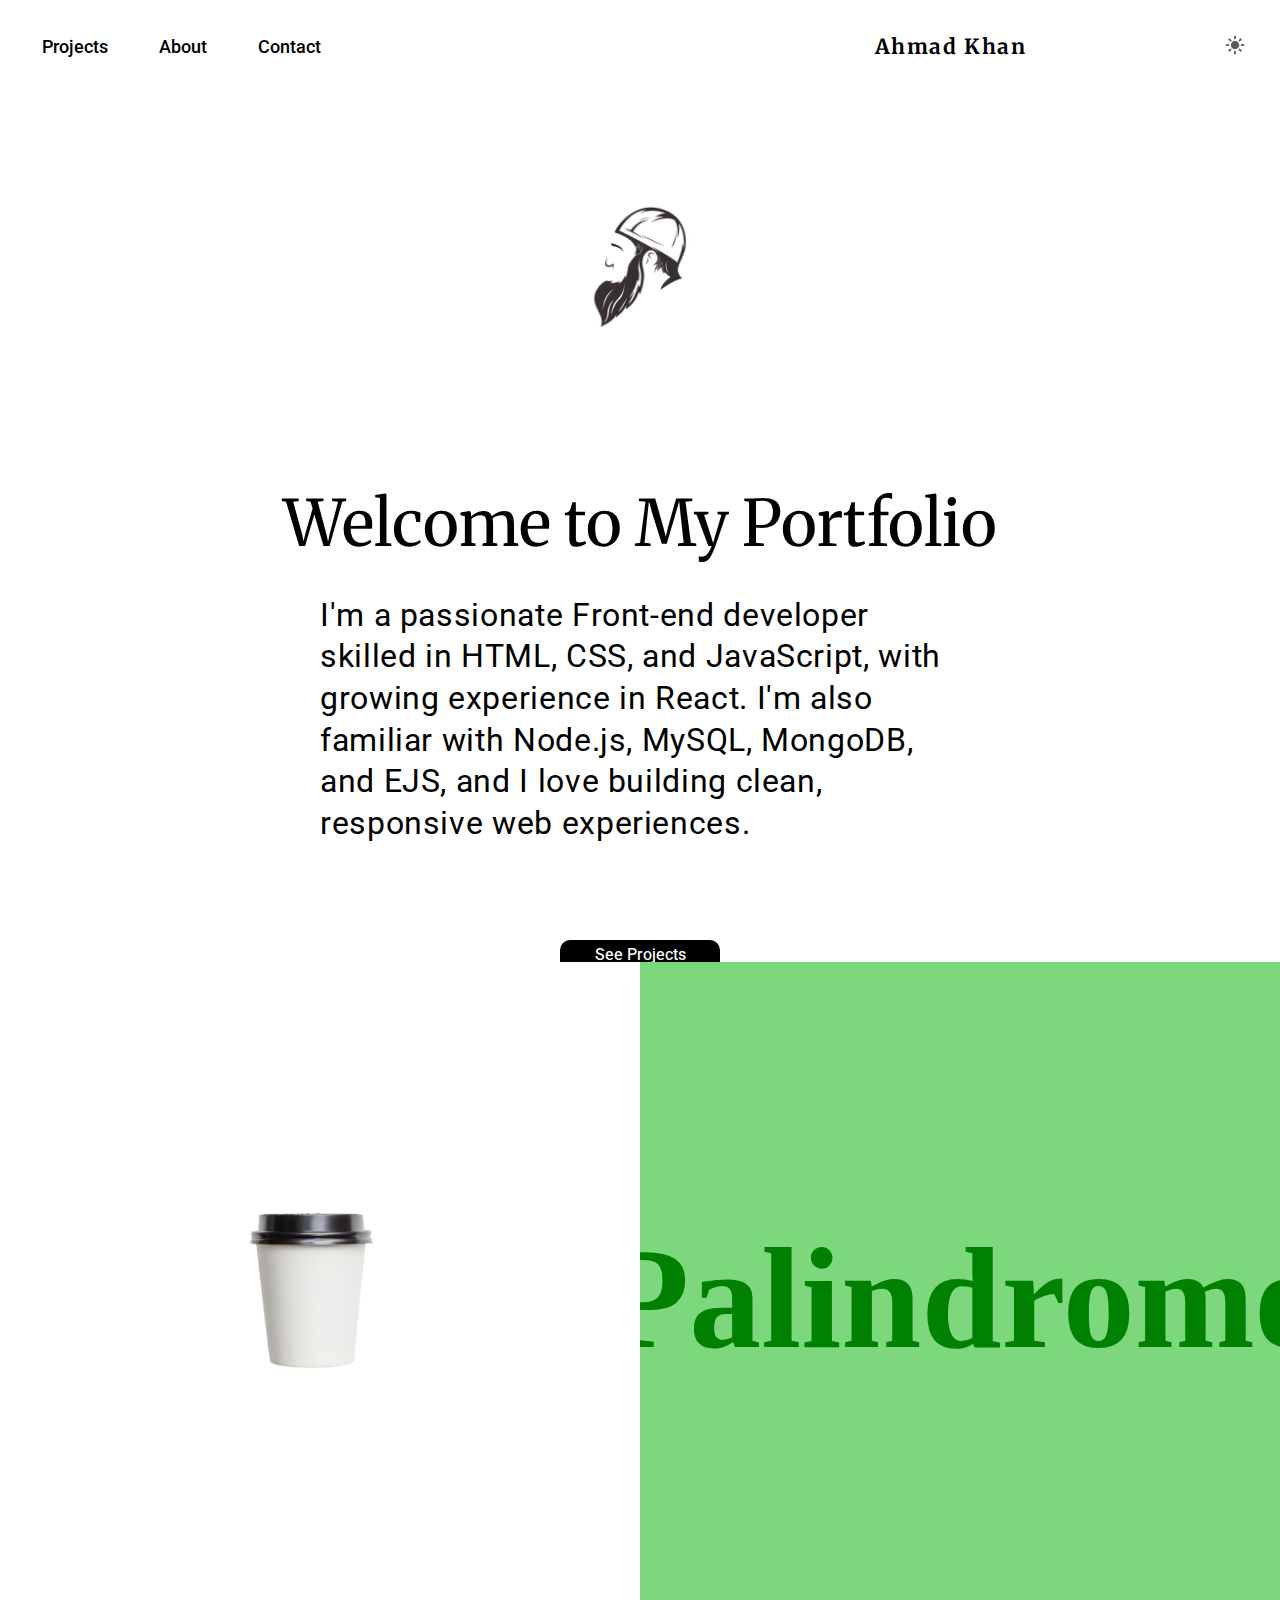
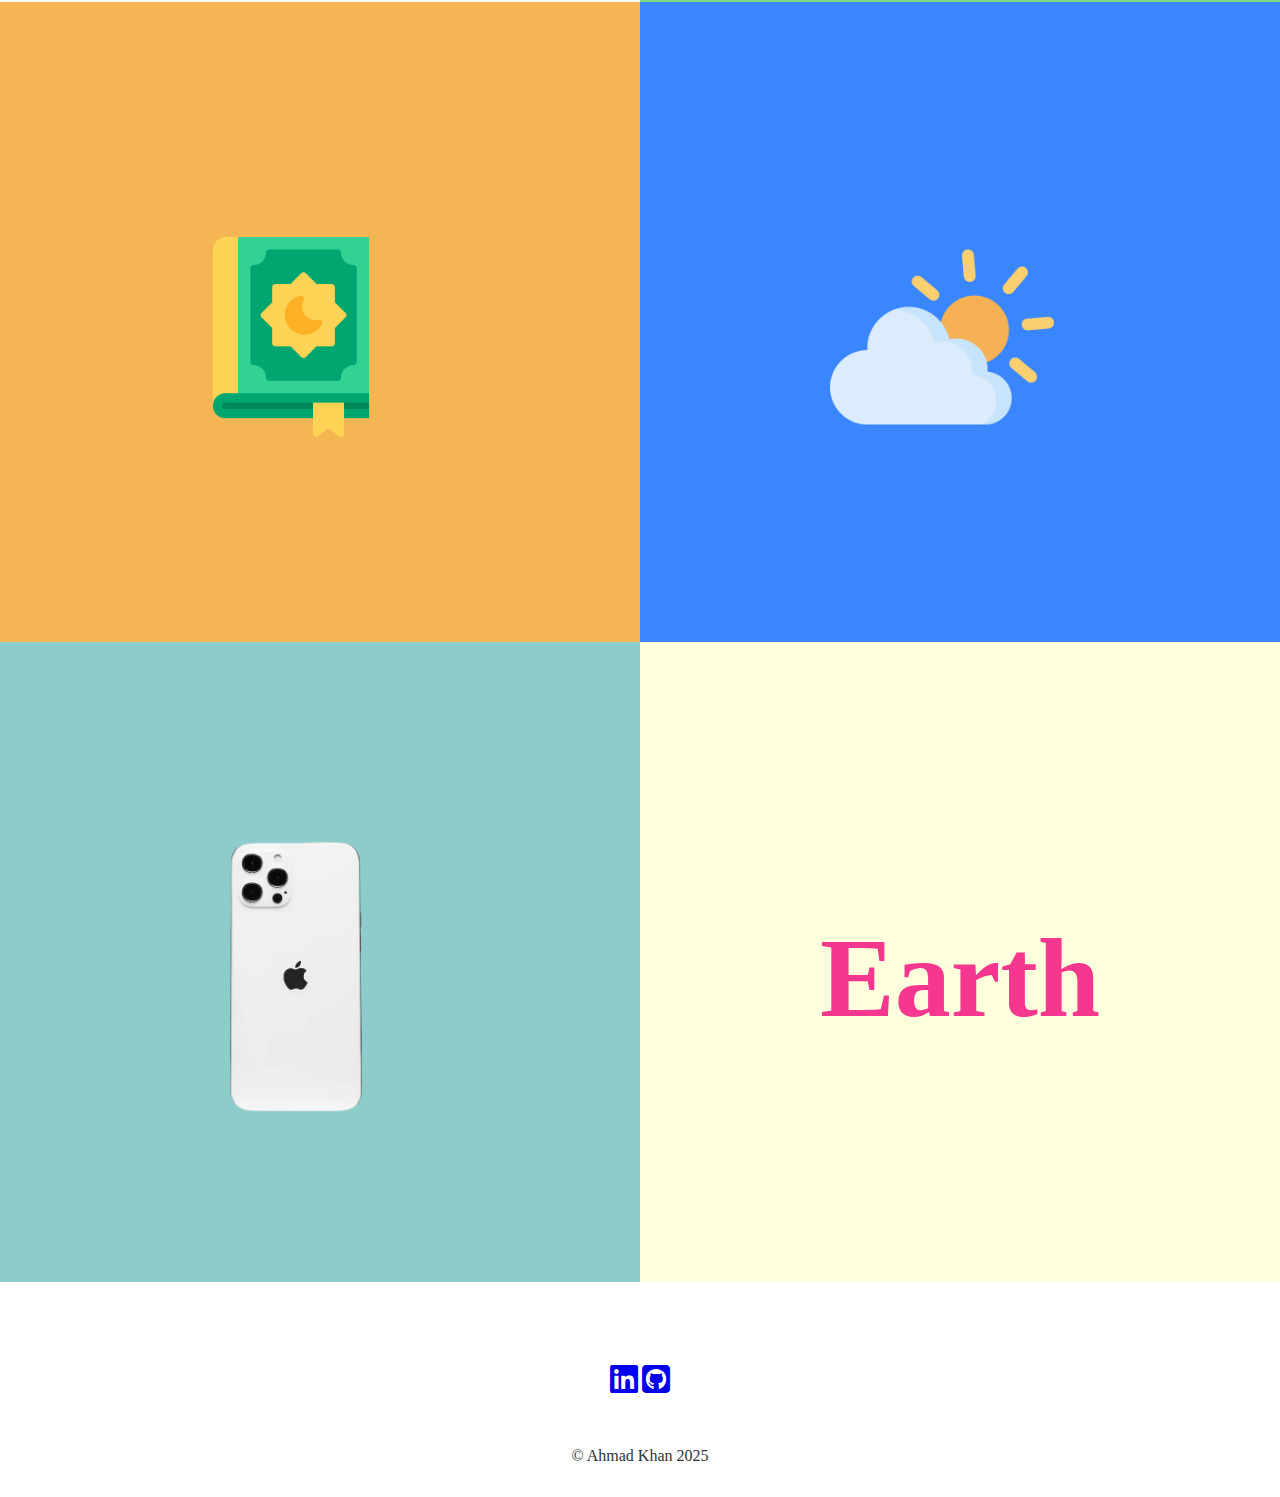
<file: index.html>
<!DOCTYPE html>
<html lang="en">
  <head>
    <meta charset="UTF-8" />
    <meta name="viewport" content="width=device-width, initial-scale=1.0" />
    <link rel="stylesheet" href="styles.css" />
    <link rel="preconnect" href="https://fonts.googleapis.com" />
    <link rel="preconnect" href="https://fonts.gstatic.com" crossorigin />
    <link
      href="https://fonts.googleapis.com/css2?family=Nunito:ital,wght@0,200..1000;1,200..1000&family=Open+Sans:ital,wght@0,300..800;1,300..800&family=Pontano+Sans:wght@300..700&family=Roboto:ital,wght@0,100..900;1,100..900&display=swap"
      rel="stylesheet"
    />
    <link rel="preconnect" href="https://fonts.googleapis.com" />
    <link rel="preconnect" href="https://fonts.gstatic.com" crossorigin />
    <link
      href="https://fonts.googleapis.com/css2?family=Merriweather:ital,opsz,wght@0,18..144,300..900;1,18..144,300..900&family=Nunito:ital,wght@0,200..1000;1,200..1000&family=Open+Sans:ital,wght@0,300..800;1,300..800&family=Pontano+Sans:wght@300..700&family=Roboto:ital,wght@0,100..900;1,100..900&display=swap"
      rel="stylesheet"
    />
    <link
      rel="stylesheet"
      href="https://cdnjs.cloudflare.com/ajax/libs/font-awesome/6.7.2/css/all.min.css"
      integrity="sha512-Evv84Mr4kqVGRNSgIGL/F/aIDqQb7xQ2vcrdIwxfjThSH8CSR7PBEakCr51Ck+w+/U6swU2Im1vVX0SVk9ABhg=="
      crossorigin="anonymous"
      referrerpolicy="no-referrer"
    />
    <link
      href="https://cdn.jsdelivr.net/npm/bootstrap@5.3.7/dist/css/bootstrap.min.css"
      rel="stylesheet"
      integrity="sha384-LN+7fdVzj6u52u30Kp6M/trliBMCMKTyK833zpbD+pXdCLuTusPj697FH4R/5mcr"
      crossorigin="anonymous"
    />
    <title>My Portfolio</title>
  </head>
  <body class="lightmode">
    <nav id="navbar" class="fixed-top">
      <a href="#projects">Projects</a>
      <a href="AboutMe/about.html">About</a>
      <a href="Contact/contact.html">Contact</a>
      <h3 id="name">Ahmad Khan</h3>
      <button id="theme-switch">
        <img id="sun-icon" src="images/light_mode.png" alt="sun" />
        <img id="moon-icon" src="images/dark_mode.png" alt="moon" />
      </button>
    </nav>

    <section id="welcome-section">
      <img id="my-pic" src="images/mylogo.jpg" alt="Logo of me" />
      <h1>Welcome to My Portfolio</h1>
      <p>
        I'm a passionate Front-end developer skilled in HTML, CSS, and
        JavaScript, with growing experience in React. I'm also familiar with
        Node.js, MySQL, MongoDB, and EJS, and I love building clean, responsive
        web experiences.
      </p>
      <button id="scroll-btn">See Projects</button>
    </section>

    <section id="projects">
      <div class="project-tile item-1">
        <a
          href="History of Coffee/index.html"
          class="project-link"
          target="_blank"
        >
          <h3>Coffee Website</h3>
          <img id="coffee-cup" src="images/coffee-cup.png" alt="coffee-cup" />
        </a>
      </div>

      <div class="project-tile item-2">
        <a
          href="Palindrome Project/index.html"
          class="project-link"
          target="_blank"
        >
          <h3>Palindrome Project</h3>
          <h2>Palindrome</h2>
        </a>
      </div>

      <div class="project-tile item-3">
        <a href="HadithGenerator/index.html" target="_blank">
          <h3>Hadith Generator</h3>
          <img id="hadith-icon" src="images/hadith-icon.png" alt="quran-icon" />
        </a>
      </div>

      <div class="project-tile item-4">
        <a href="WeatherApp/index.html" class="project-link" target="_blank">
          <h3>Live Weather App</h3>
          <img id="cloud-img" src="images/cloud.png" alt="cloud-icon" />
        </a>
      </div>

      <div class="project-tile item-5">
        <a href="Steve Jobs/index.html" class="project-link" target="_blank">
          <h3>Steve Jobs</h3>
          <img id="iphone-img" src="images/iphone_img.png" alt="iphone-img" />
        </a>
      </div>

      <div class="project-tile item-6">
        <a href="Earth/index.html" class="project-link" target="_blank">
          <h3>Earth Website</h3>
          <h2>Earth</h2>
        </a>
      </div>
    </section>
    <footer id="footer">
      <div id="icons">
        <a
          href="https://www.linkedin.com/in/ahmad-khan-49bb19223/"
          target="_blank"
        >
          <i class="fa-brands fa-linkedin"></i>
        </a>
        <a href="https://github.com/DevKan24?tab=repositories" target="_blank">
          <i class="fa-brands fa-square-github"></i>
        </a>
      </div>

      <p>&copy; Ahmad Khan 2025</p>
    </footer>
    <script src="script.js"></script>
    <script
      src="https://cdn.jsdelivr.net/npm/bootstrap@5.3.7/dist/js/bootstrap.bundle.min.js"
      integrity="sha384-ndDqU0Gzau9qJ1lfW4pNLlhNTkCfHzAVBReH9diLvGRem5+R9g2FzA8ZGN954O5Q"
      crossorigin="anonymous"
    ></script>
  </body>
</html>
</file>
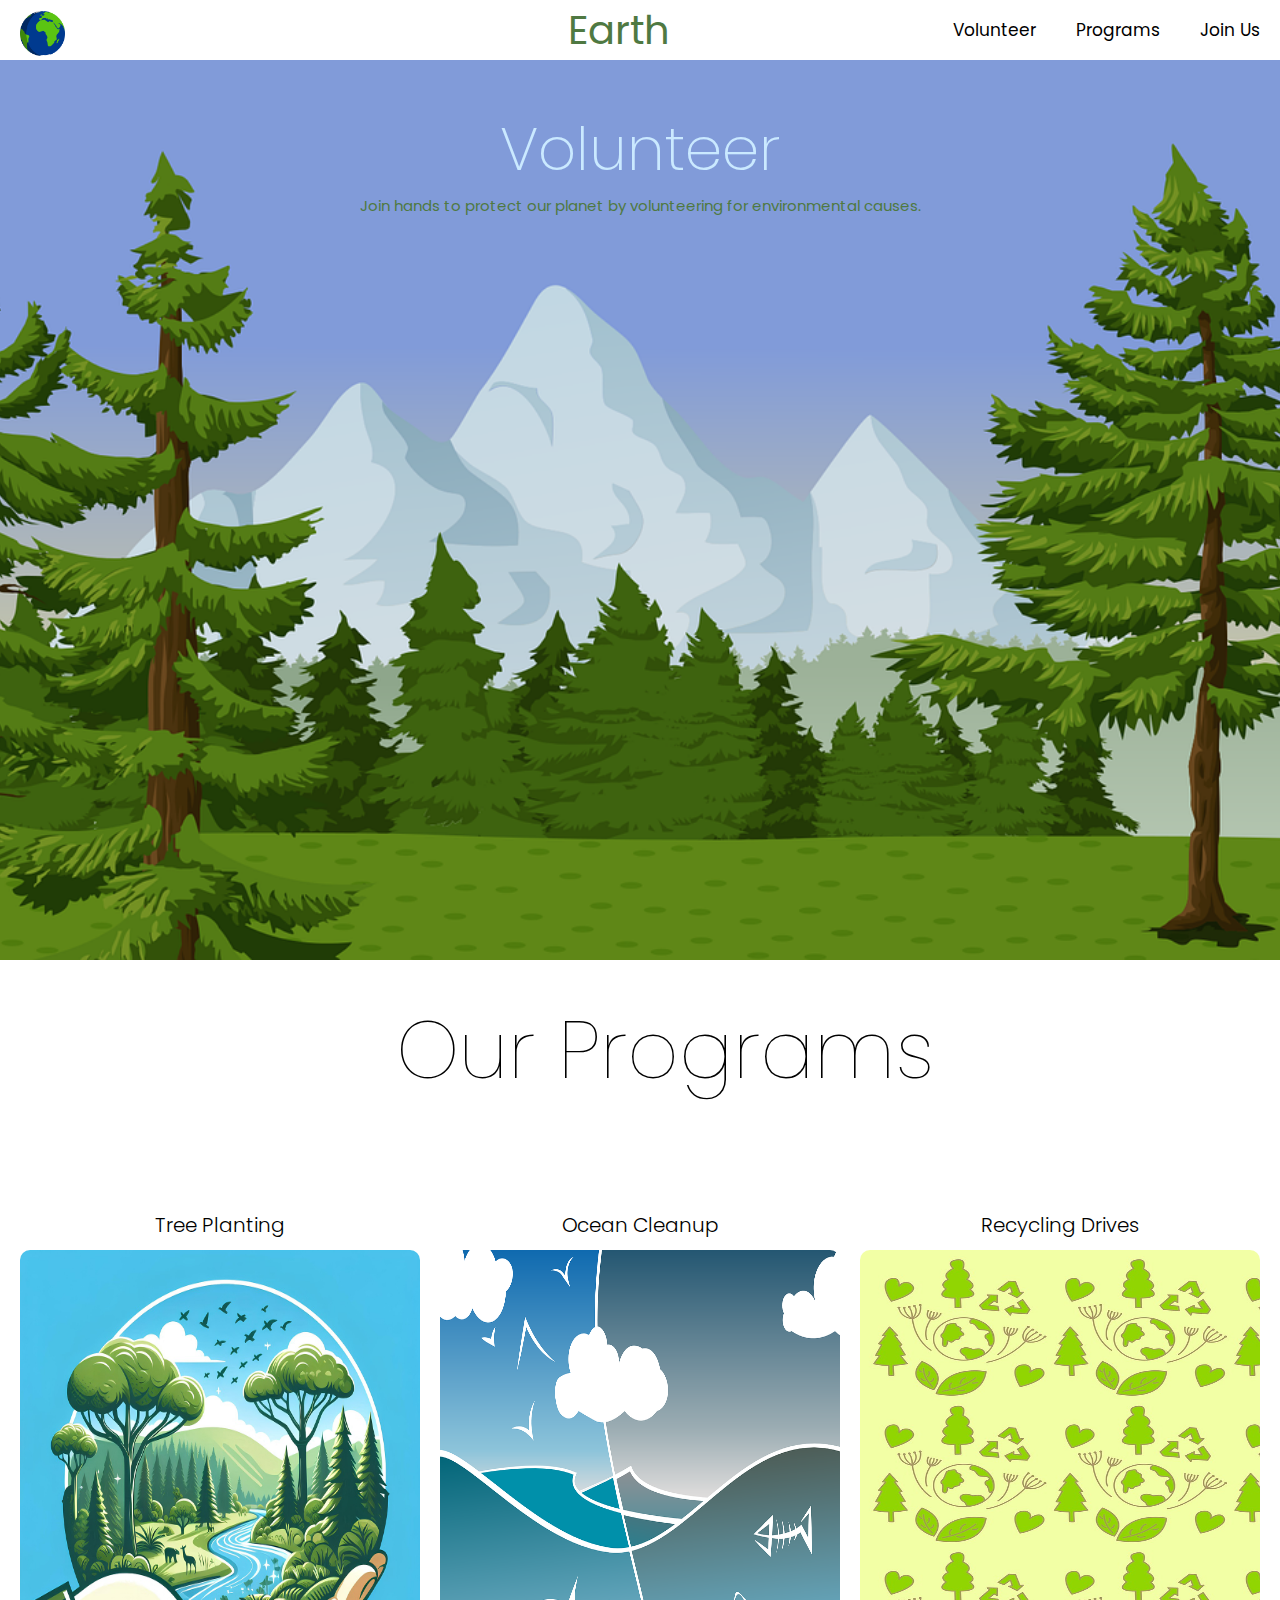
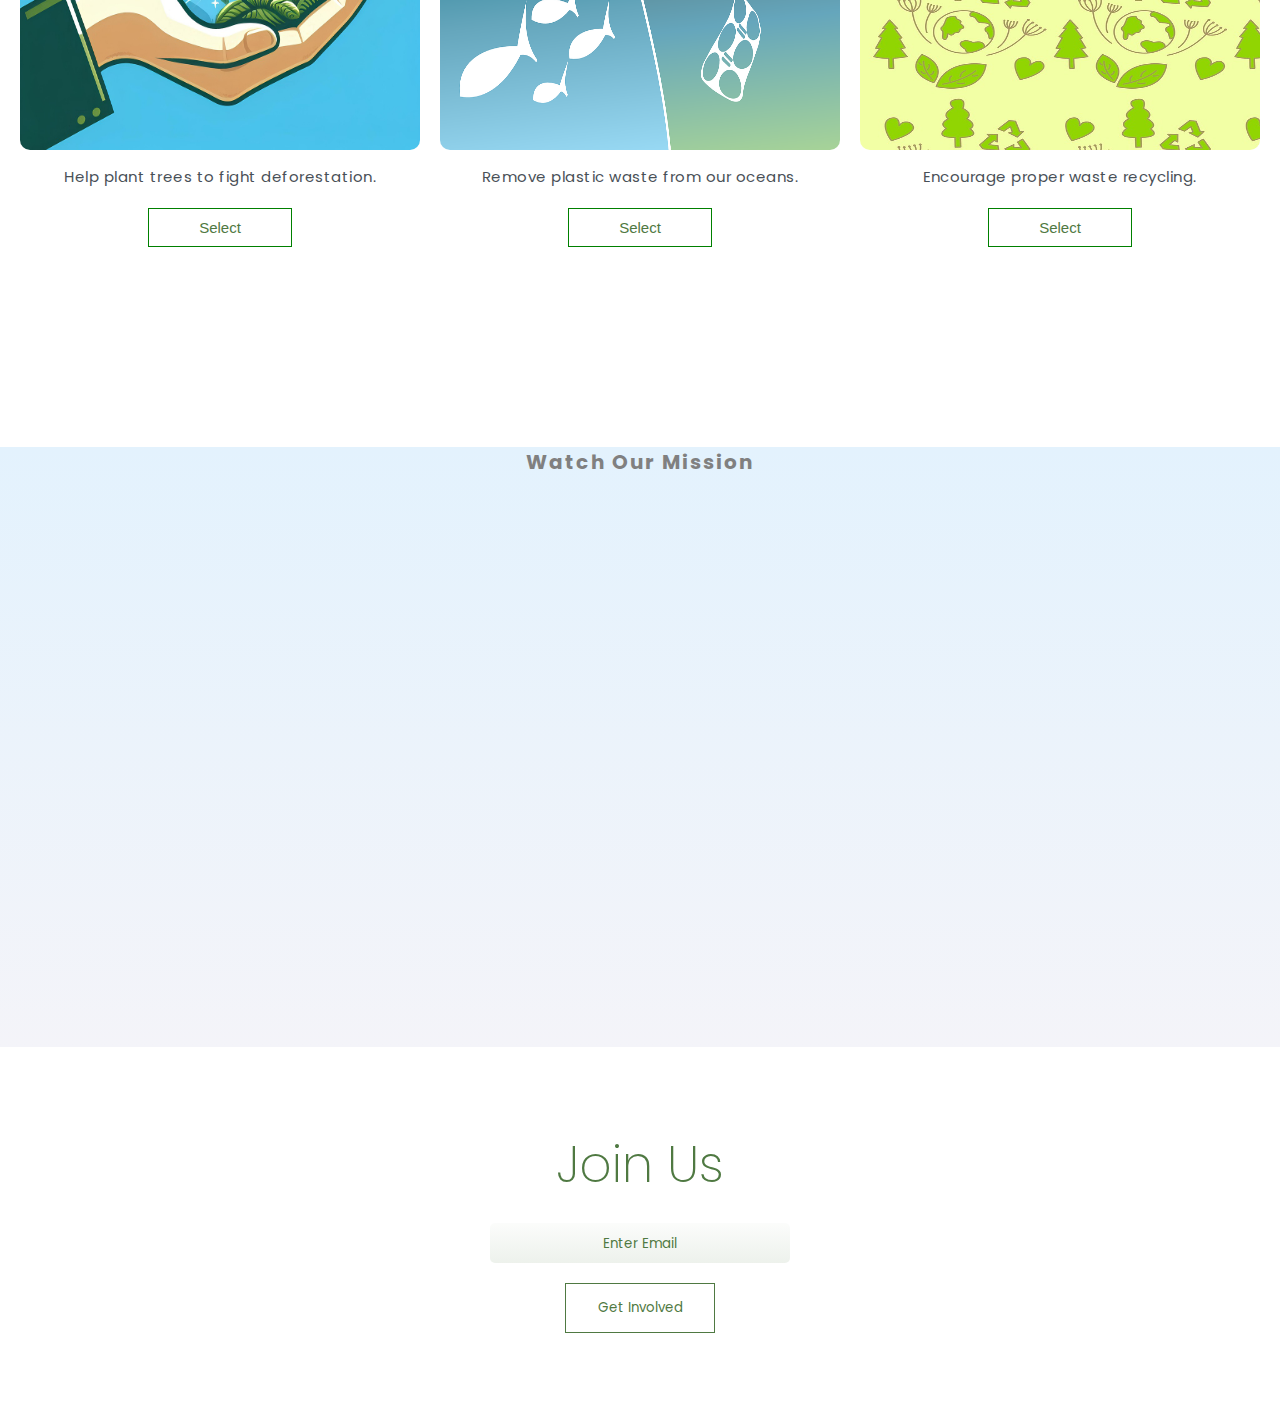
<file: Earth/index.html>
<!DOCTYPE html>
<html lang="en">
<head>
    <meta charset="UTF-8">
    <meta name="viewport" content="width=device-width, initial-scale=1.0">
    <title>Earth Volunteering</title>
    <link href="https://fonts.googleapis.com/css2?family=Poppins:wght@400;700&display=swap" rel="stylesheet">
    <link rel="stylesheet" href="styles.css">
</head>
<body>
    <header id="header">
        <img id="header-img" src="earth1.png" alt="Earth Volunteer Logo">
        <h1 class="earth">Earth</h1>
        <nav id="nav-bar">
            <a class="nav-link" href="#about">Volunteer</a>
            <a class="nav-link" href="#programs">Programs</a>
            <a class="nav-link" href="#signup">Join Us</a>
        </nav>
    </header>
    <!-- 1st Section -->
     <section id="about">
        <h2>Volunteer</h2>
        <p>Join hands to protect our planet by volunteering for environmental causes.</p>
    </section>
    <!-- 2nd Section -->
    <section id="programs">
        <h2>Our Programs</h2>
        <div class="pricing">
            <div class="card1">
                <h3>Tree Planting</h3>
                <img src="handnature.jpg" alt="">
                <p>Help plant trees to fight deforestation.</p>
                <button class="select">Select</button>
            </div>
            <div class="card2">
                <h3>Ocean Cleanup</h3>
                <img src="ocean.png" alt="">
                <p>Remove plastic waste from our oceans.</p>
                <button class="select">Select</button>            </div>
            <div class="card3">
                <h3>Recycling Drives</h3>
                <img src="recycle.jpg" alt="">
                <p>Encourage proper waste recycling.</p>
                <button class="select">Select</button>            </div>
        </div>
    </section> 
    <!-- 3rd Section -->
    <section id="video-section">
        <h2>Watch Our Mission</h2>
        <iframe id="video" width="560" height="315" src="https://www.youtube.com/embed/samplevideo" frameborder="0" allowfullscreen></iframe>
    </section>
    <!-- 4th Section -->
    <section id="signup">
        <h2>Join Us</h2>
        <form id="form" action="https://www.freecodecamp.com/email-submit">
            <input name="email" type="email" id="email" placeholder="Enter Email" required>
            <input type="submit" id="submit" value="Get Involved">
        </form>
    </section>

</body>
</html>
</file>
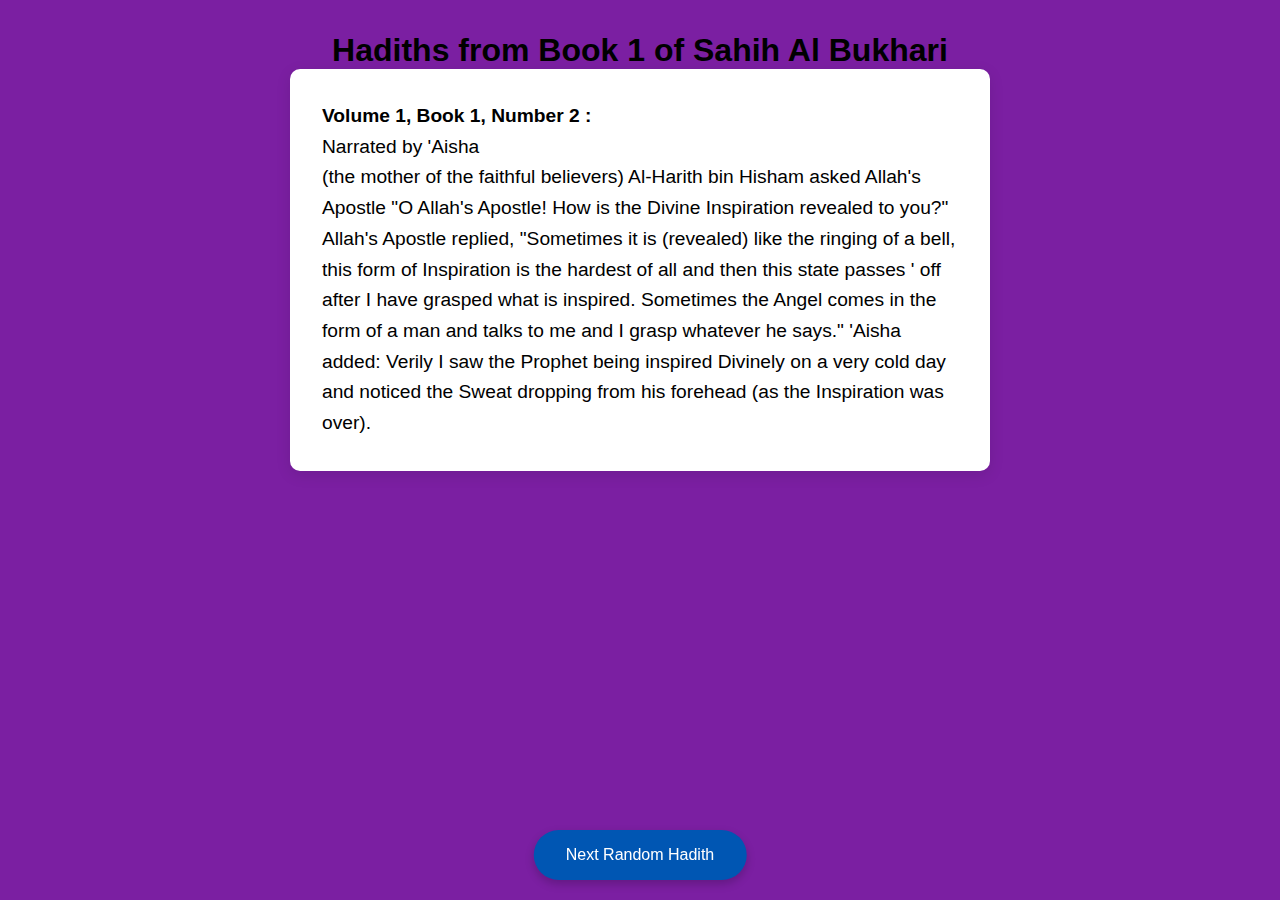
<file: HadithGenerator/index.html>
<!doctype html><html lang="en"><head><meta charset="utf-8"/><link rel="icon" href="./favicon.ico"/><meta name="viewport" content="width=device-width,initial-scale=1"/><meta name="theme-color" content="#000000"/><meta name="description" content="Web site created using create-react-app"/><link rel="apple-touch-icon" href="./logo192.png"/><title>React App</title><script defer="defer" src="./static/js/main.1893bc6c.js"></script><link href="./static/css/main.1613c3e3.css" rel="stylesheet"></head><body><noscript>You need to enable JavaScript to run this app.</noscript><div id="root"></div></body></html>
</file>
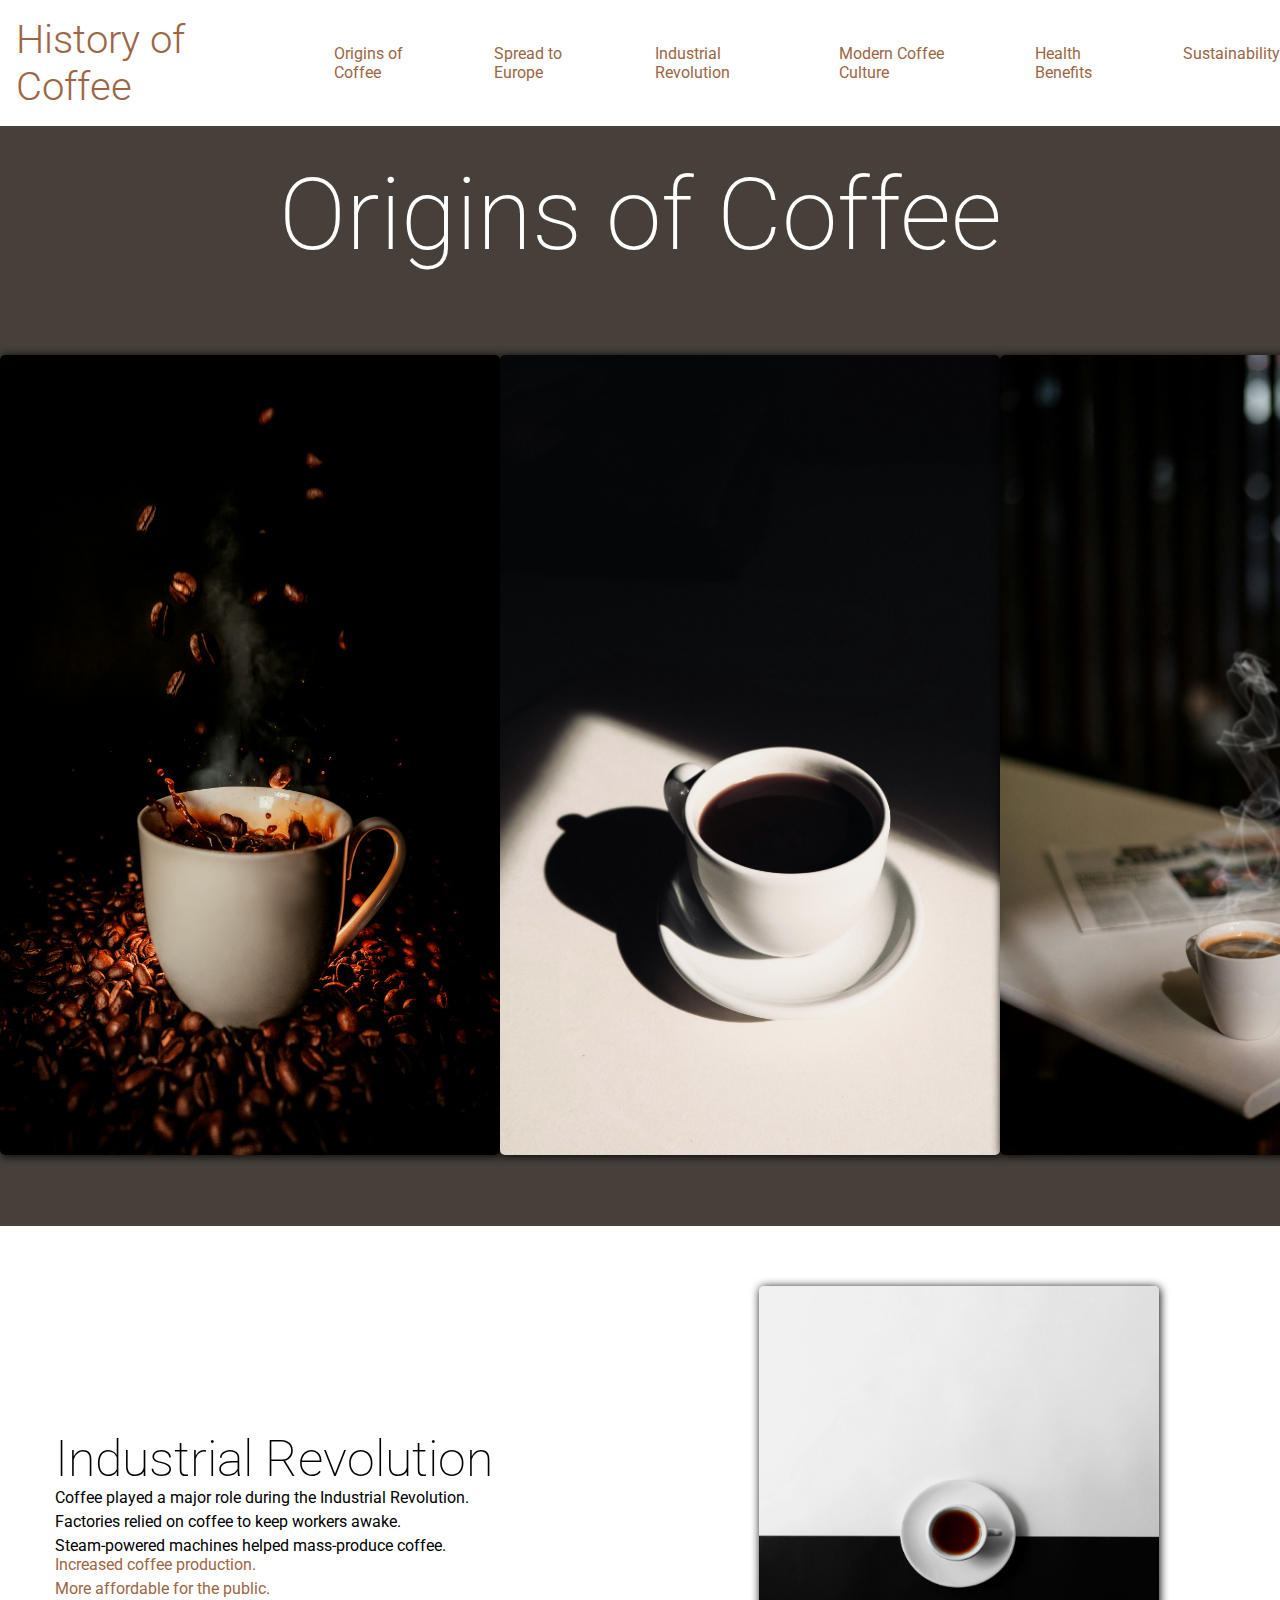
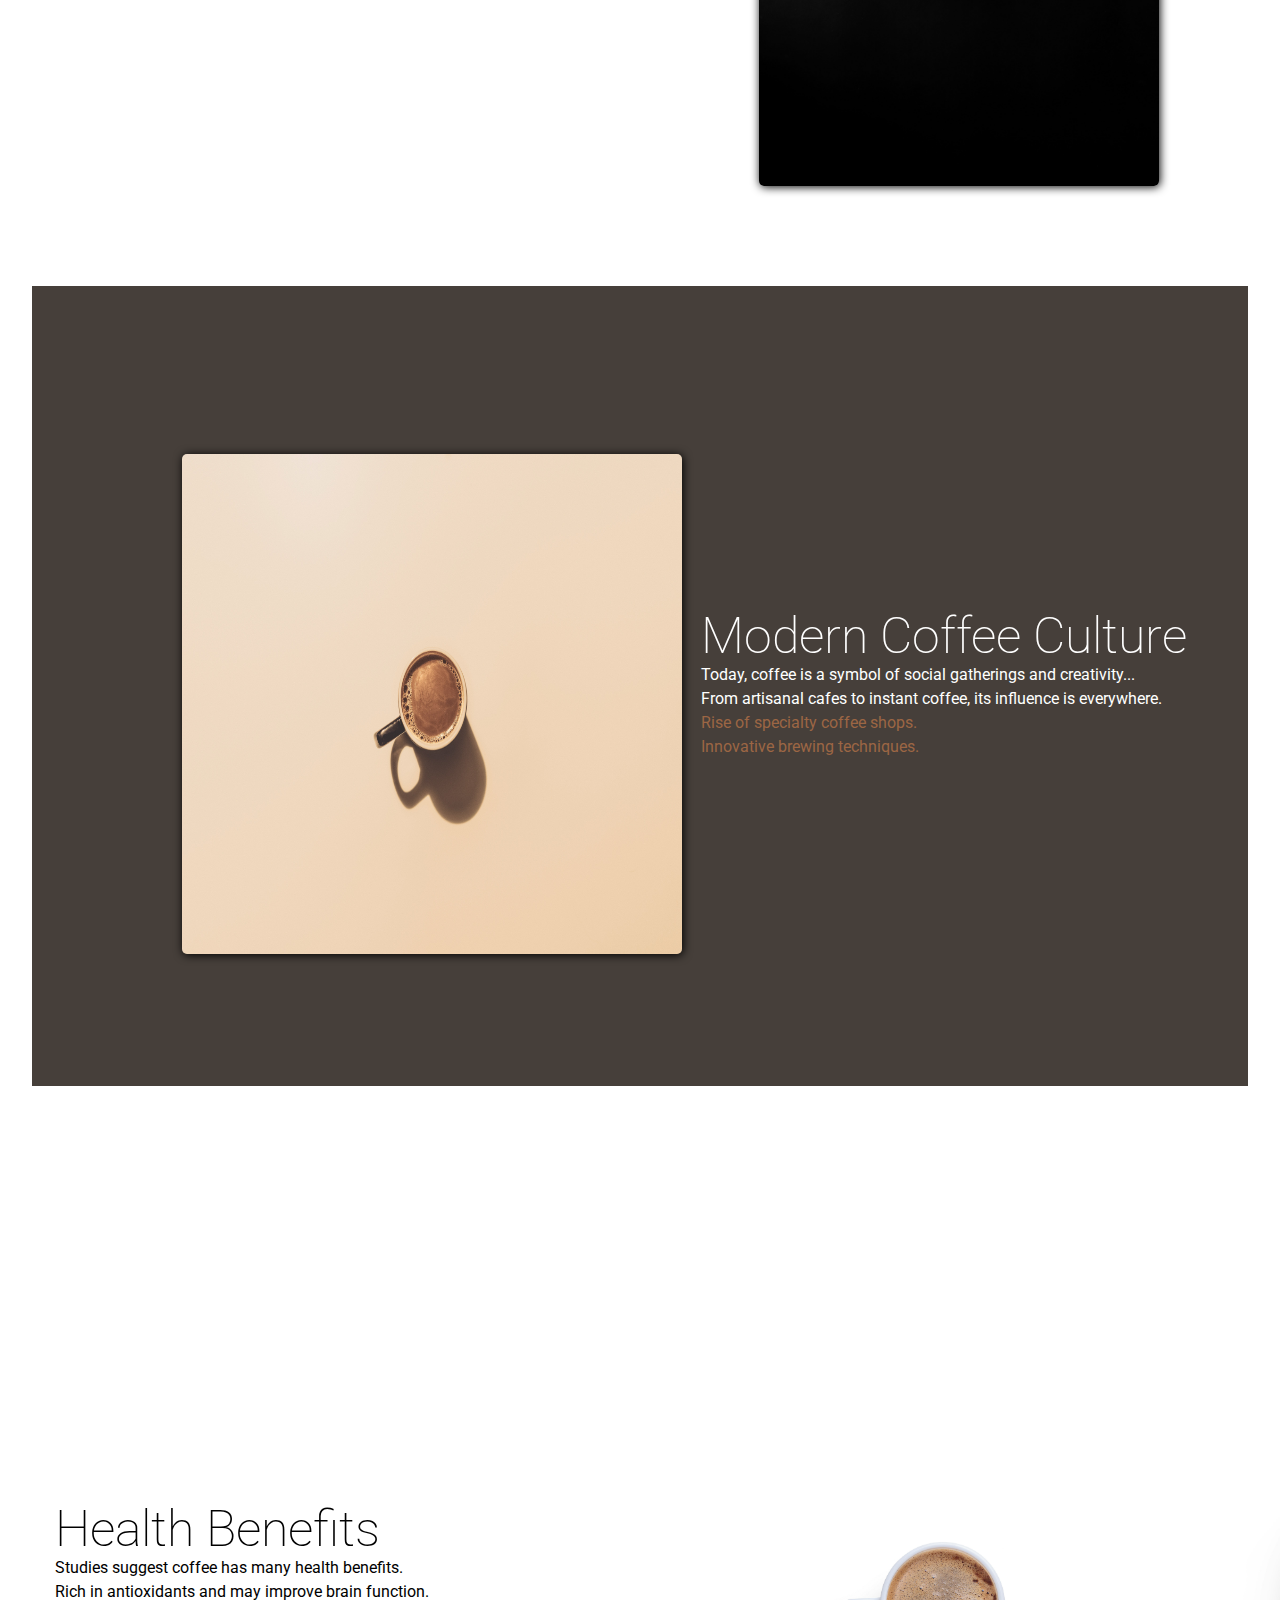
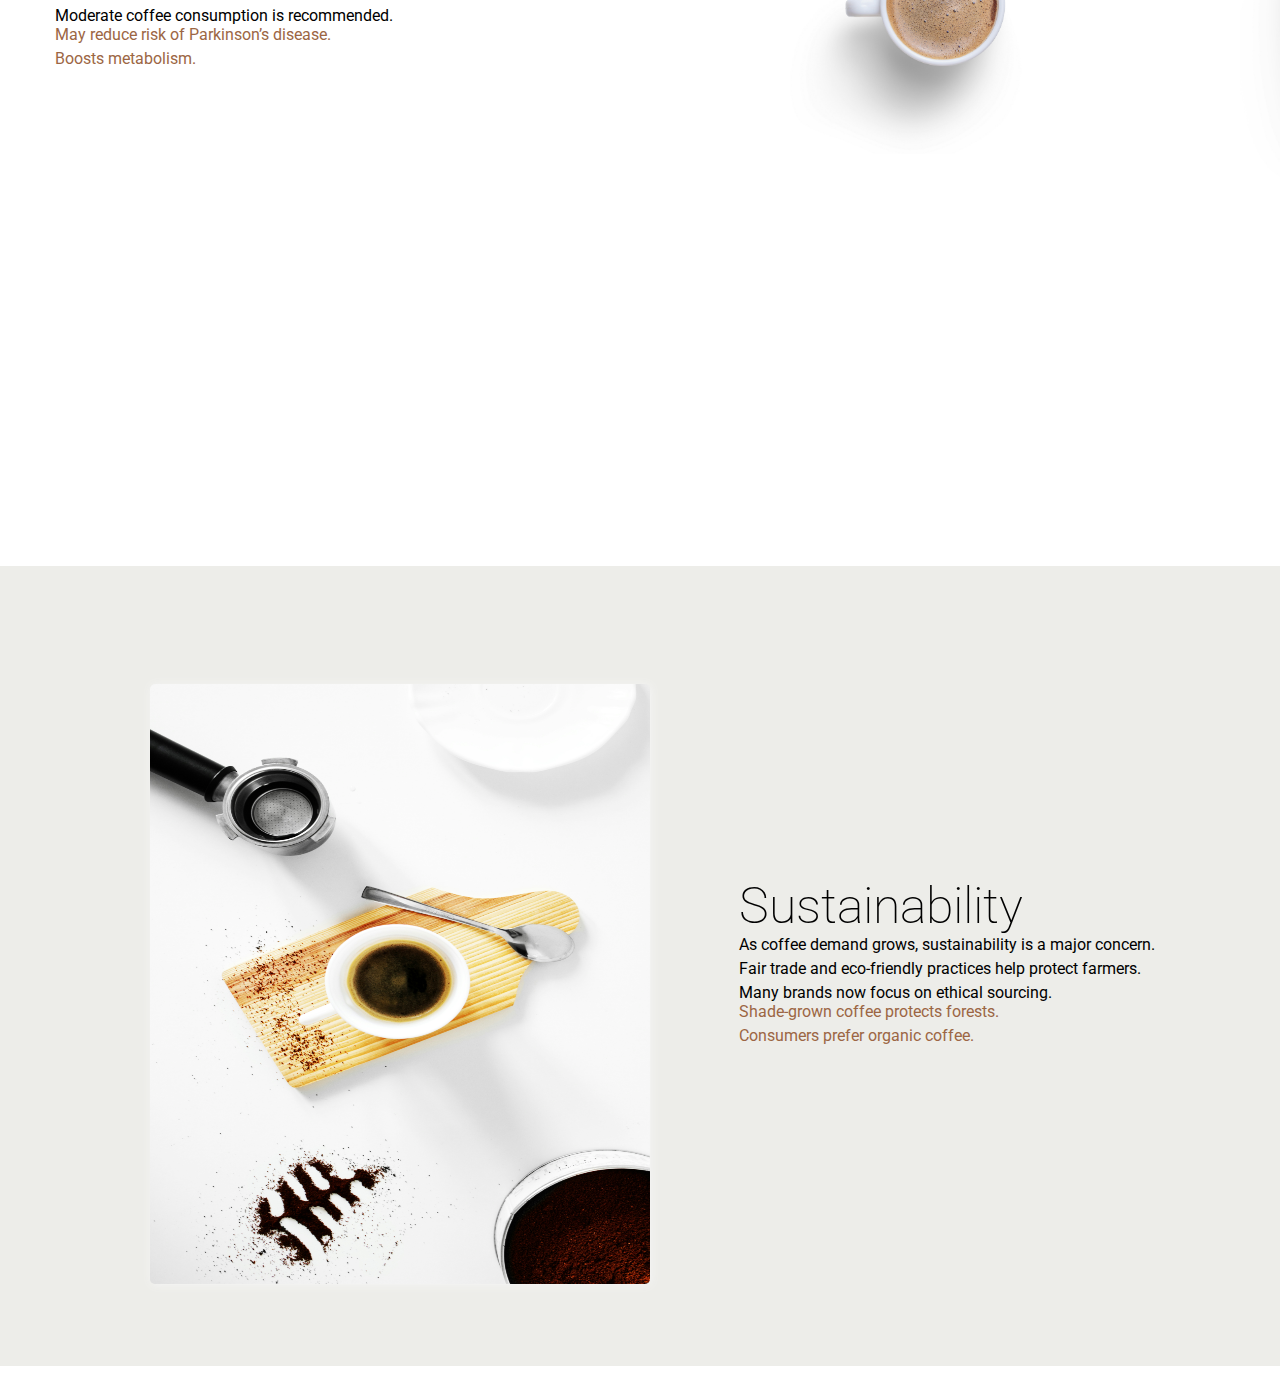
<file: History of Coffee/index.html>
<!DOCTYPE html>
<html lang="en">
<head>
    <meta charset="UTF-8">
    <meta name="viewport" content="width=device-width, initial-scale=1.0">
    <link rel="stylesheet" href="styles.css">
    <link rel="preconnect" href="https://fonts.gstatic.com" crossorigin>
    <link href="https://fonts.googleapis.com/css2?family=Nunito:ital,wght@0,200..1000;1,200..1000&family=Open+Sans:ital,wght@0,300..800;1,300..800&family=Roboto:ital,wght@0,100..900;1,100..900&display=swap" rel="stylesheet">
    <title>History of Coffee</title>
</head>
<body>
    <!-- Nav Bar -->
    <nav id="navbar">
        <header>History of Coffee</header>
        <ul>
            <li><a class="nav-link" href="#Origins_of_Coffee">Origins of Coffee</a></li>
            <li><a class="nav-link" href="#Spread_to_Europe">Spread to Europe</a></li>
            <li><a class="nav-link" href="#Industrial_Revolution">Industrial Revolution</a></li>
            <li><a class="nav-link" href="#Modern_Coffee_Culture">Modern Coffee Culture</a></li>
            <li><a class="nav-link" href="#Health_Benefits">Health Benefits</a></li>
            <li><a class="nav-link" href="#Sustainability">Sustainability</a></li>
        </ul>
    </nav>
    
    <!-- Main Content -->
    <main id="main-doc">
        <!-- 1st Section -->
        <section class="main-section" id="Origins_of_coffee">
          <header>Origins of Coffee</header>
          <div class="coffee_imgs">
            <img class="coffee_imgs" src="coffee_1.jpg" alt="coffee_crushed_beans">
            <img class="coffee_imgs" src="coffee_2.jpg" alt="">
            <img class="coffee_imgs"src="coffee_3.jpg" alt="">
          </div>
          </section>

        <!-- 2nd Section -->
        <section class="main-section" id="Industrial_Revolution">
          <div class="text-content">
              <header>Industrial Revolution</header>
              <p>Coffee played a major role during the Industrial Revolution.</p>
              <p>Factories relied on coffee to keep workers awake.</p>
              <code>Steam-powered machines helped mass-produce coffee.</code>
              <ul>
                  <li>Increased coffee production.</li>
                  <li>More affordable for the public.</li>
              </ul>
          </div>
          <div class="image-container">
              <img src="coffee_4.jpg" alt="Coffee and industrial machines">
          </div>
      </section>

        <!-- 3nd Section -->
        <section class="main-section" id="Modern_Coffee_Culture">
          <div class="image-container-2">
            <img src="coffee_5.jpg" alt="">
          </div>  
          <div class="text-content-2">
            <header>Modern Coffee Culture</header>
            <p>Today, coffee is a symbol of social gatherings and creativity...</p>
            <p>From artisanal cafes to instant coffee, its influence is everywhere.</p>
            <ul>
              <li>Rise of specialty coffee shops.</li>
              <li>Innovative brewing techniques.</li>
          </ul>
          </div>
          </section>

        <!-- 4th Section -->
        <section class="main-section" id="Health_Benefits">
          <div class="text-content-3">
            <header>Health Benefits</header>
            <p>Studies suggest coffee has many health benefits.</p>
            <p>Rich in antioxidants and may improve brain function.</p>
            <code>Moderate coffee consumption is recommended.</code>
            <ul>
              <li>May reduce risk of Parkinson’s disease.</li>
              <li>Boosts metabolism.</li>
            </ul>
          </div>
          <div class="image-container-3">
            <img src="coffee_6.jpg" alt="">
            <img src="coffee_7.jpg" alt="">
          </div>
        </section>

        <!-- 5th Section -->
        <section class="main-section" id="Sustainability">
          <div class="image-container-4">
            <img src="coffee_8.jpg" alt="">
          </div>
          <div class="text-content-4">
            <header>Sustainability</header>
            <p>As coffee demand grows, sustainability is a major concern.</p>
            <p>Fair trade and eco-friendly practices help protect farmers.</p>
            <code>Many brands now focus on ethical sourcing.</code>
            <ul>
              <li>Shade-grown coffee protects forests.</li>
              <li>Consumers prefer organic coffee.</li>
            </ul>
          </div>
          </section>
    </main>
</body>
</html>
</file>
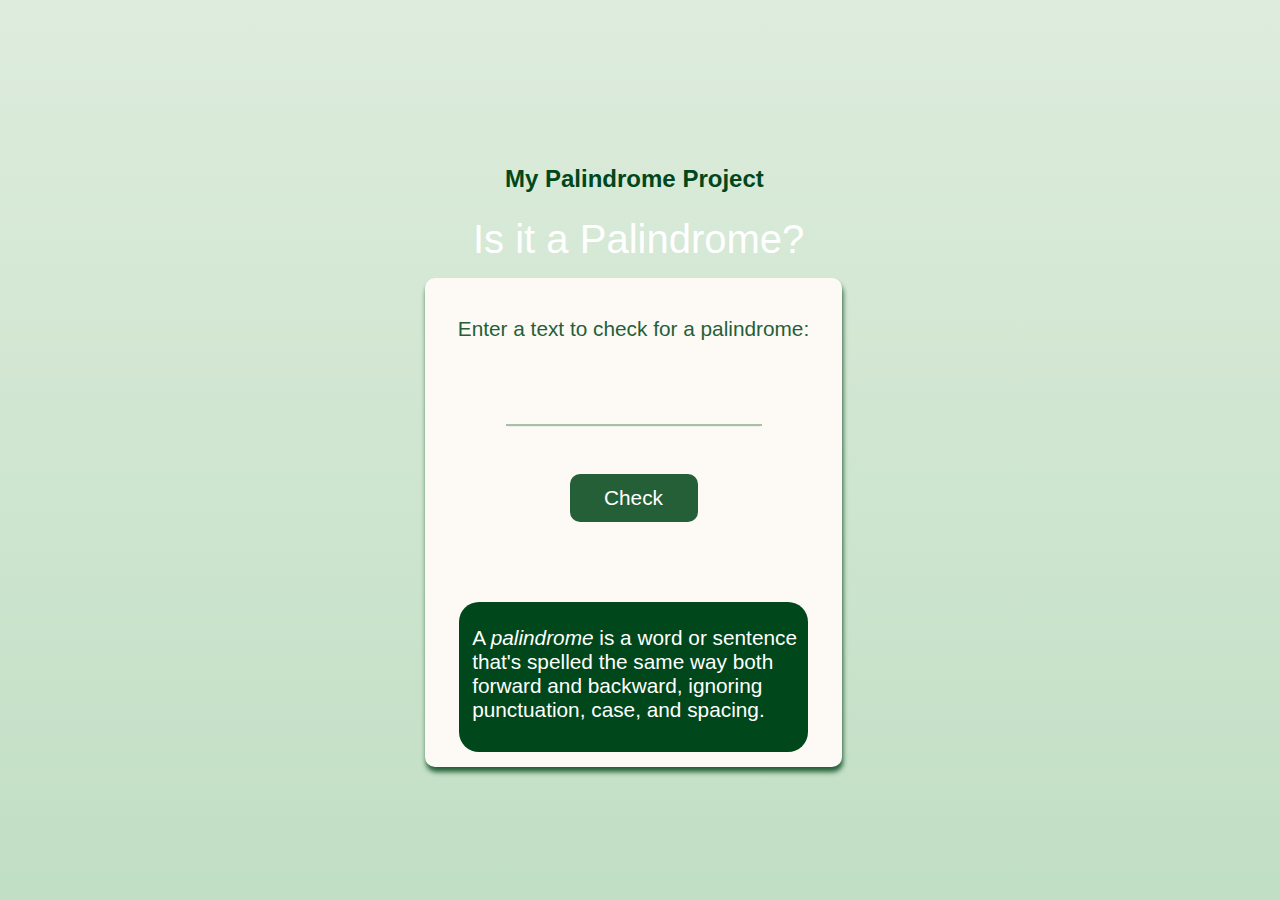
<file: Palindrome Project/index.html>
<!DOCTYPE html>
<html lang="en">
<head>
    <meta charset="UTF-8">
    <meta name="viewport" content="width=device-width, initial-scale=1.0">
    <link rel="stylesheet" href="styles.css">
    <title>Palindrome</title>
</head>
<body>
    <div id="parentDiv">
        <div id="myintro">
            <h3>My Palindrome Project</h3>
            <p>Is it a Palindrome?</p>
        </div>
        <div id="paldiv">
            <p>Enter a text to check for a palindrome:</p>
            <input id="text-input" type="text">
            <button id="check-btn">Check</button>
            <div id="result"></div>
            <div id="defdiv">
                <p>A <i>palindrome</i> is a word or sentence that's spelled the same way both forward and backward, ignoring punctuation, case, and spacing.</p>
            </div>
        </div>
    </div>
    <script src="script.js"></script>
</body>
</html>
</file>
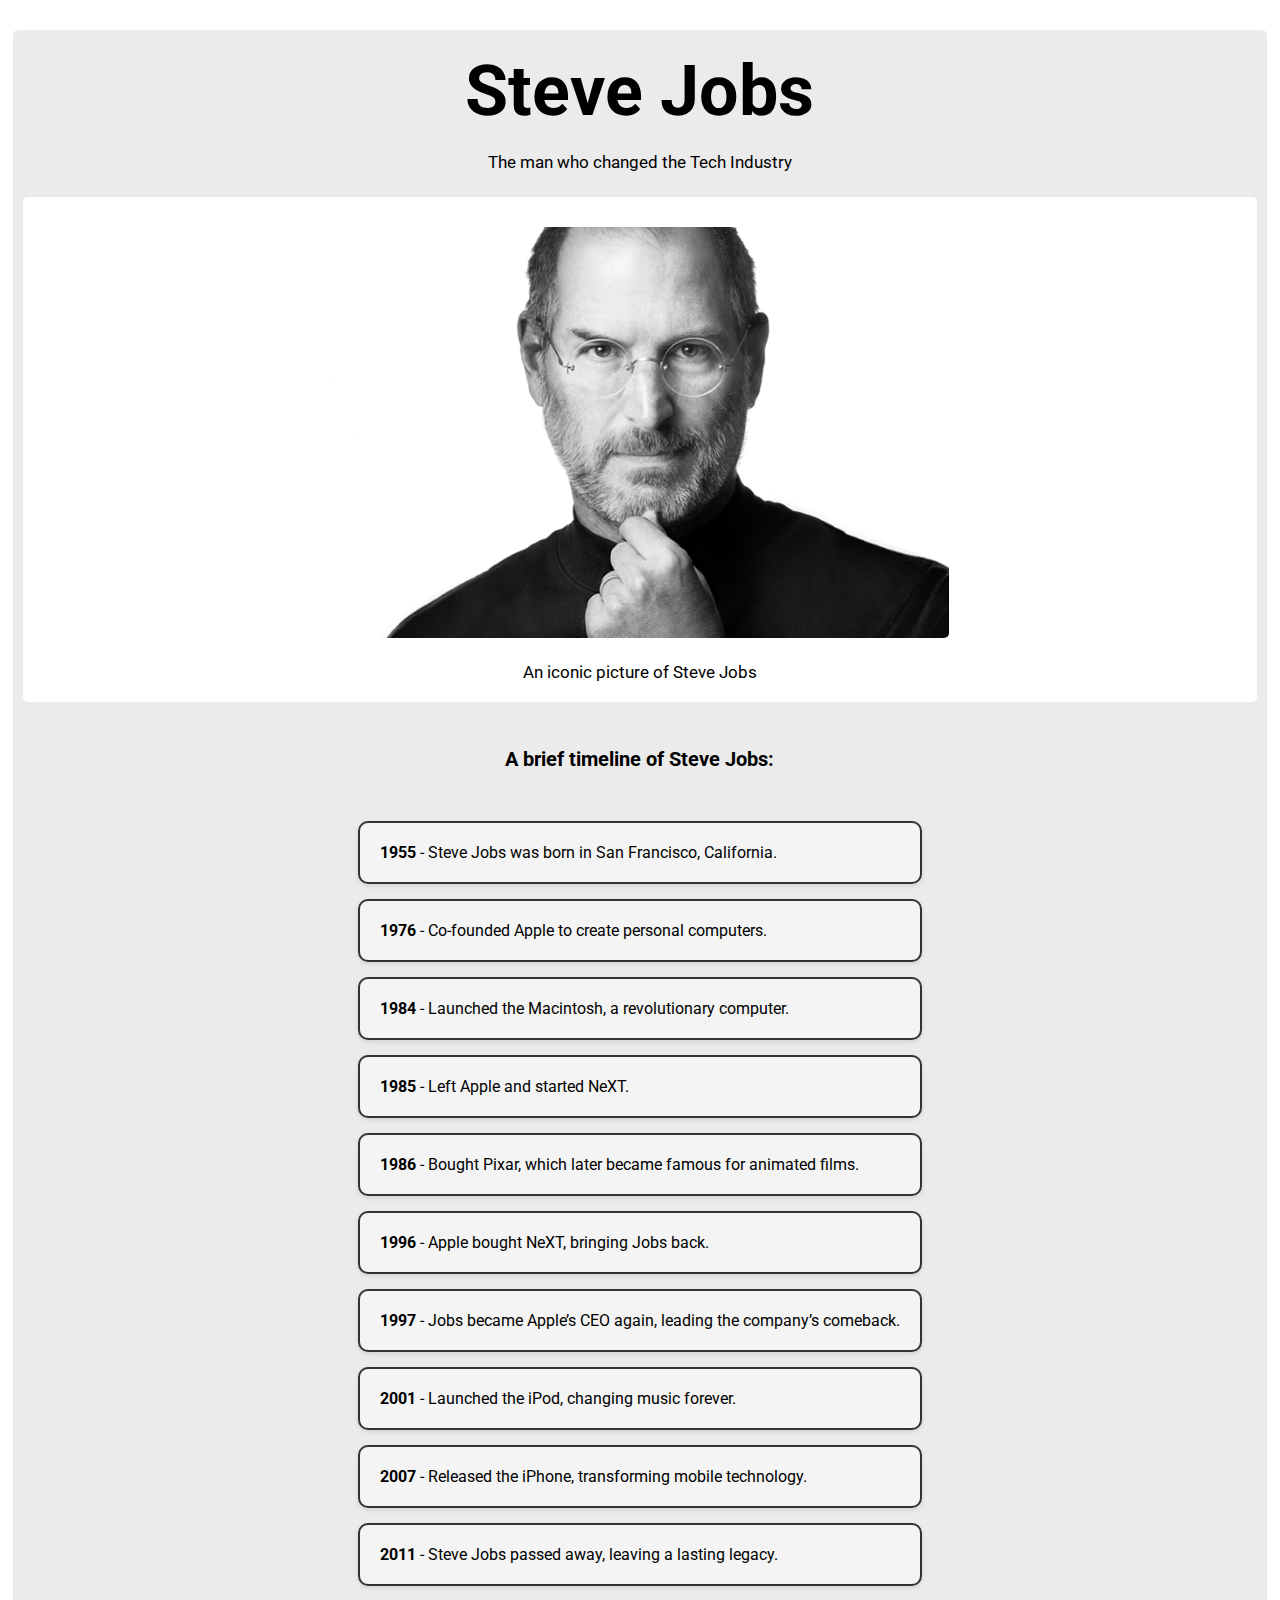
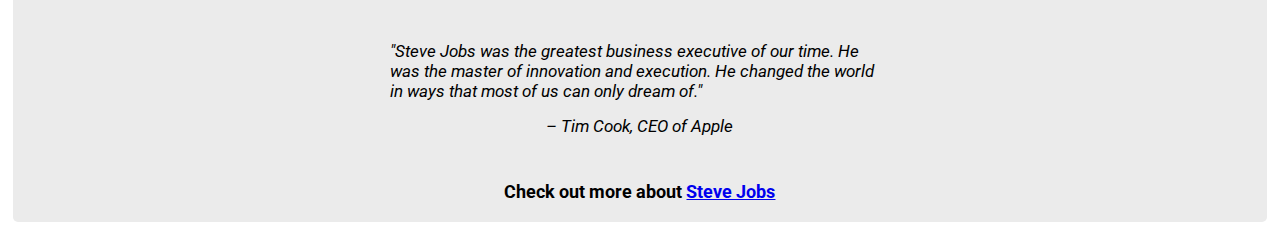
<file: Steve Jobs/index.html>
<!DOCTYPE html>
<html lang="en">
<head>
    <meta charset="UTF-8">
    <meta name="viewport" content="width=device-width, initial-scale=1.0">
    <link rel="preconnect" href="https://fonts.googleapis.com">
<link rel="preconnect" href="https://fonts.gstatic.com" crossorigin>
<link href="https://fonts.googleapis.com/css2?family=Nunito:ital,wght@0,200..1000;1,200..1000&family=Open+Sans:ital,wght@0,300..800;1,300..800&family=Roboto:ital,wght@0,100..900;1,100..900&display=swap" rel="stylesheet">
    
    <link rel="stylesheet" href="styles.css">
    <title>Steve Jobs</title>
</head>
<body>
    <main id="main">
        <h1 id="title">Steve Jobs</h1>
        <p>The man who changed the Tech Industry</p>
        <figure id="img-div">
            <img src="jobs.jpg" alt="Steve Jobs" id="image">
            <figcaption id="img-caption">An iconic picture of Steve Jobs</figcaption>
        </figure>

        <div id="tribute-info">
            <h3>A brief timeline of Steve Jobs:</h3>
            <ul>
                <li><strong>1955</strong> - Steve Jobs was born in San Francisco, California.</li>
                <li><strong>1976</strong> - Co-founded Apple to create personal computers.</li>
                <li><strong>1984</strong> - Launched the Macintosh, a revolutionary computer.</li>
                <li><strong>1985</strong> - Left Apple and started NeXT.</li>
                <li><strong>1986</strong> - Bought Pixar, which later became famous for animated films.</li>
                <li><strong>1996</strong> - Apple bought NeXT, bringing Jobs back.</li>
                <li><strong>1997</strong> - Jobs became Apple’s CEO again, leading the company’s comeback.</li>
                <li><strong>2001</strong> - Launched the iPod, changing music forever.</li>
                <li><strong>2007</strong> - Released the iPhone, transforming mobile technology.</li>
                <li><strong>2011</strong> - Steve Jobs passed away, leaving a lasting legacy.</li>
            </ul>                        
        </div>
        <p id="quote"><i>"Steve Jobs was the greatest business executive of our time. He was the master of innovation and execution. He changed the world in ways that most of us can only dream of."</i></p>
            <p><i>– Tim Cook, CEO of Apple</i></p>
        <p id="more-info"><strong>Check out more about 
            <a id="tribute-link" target="_blank" href="https://allaboutstevejobs.com/">Steve Jobs</strong></a>
        </p>
    </main>
</body>
</html>
</file>
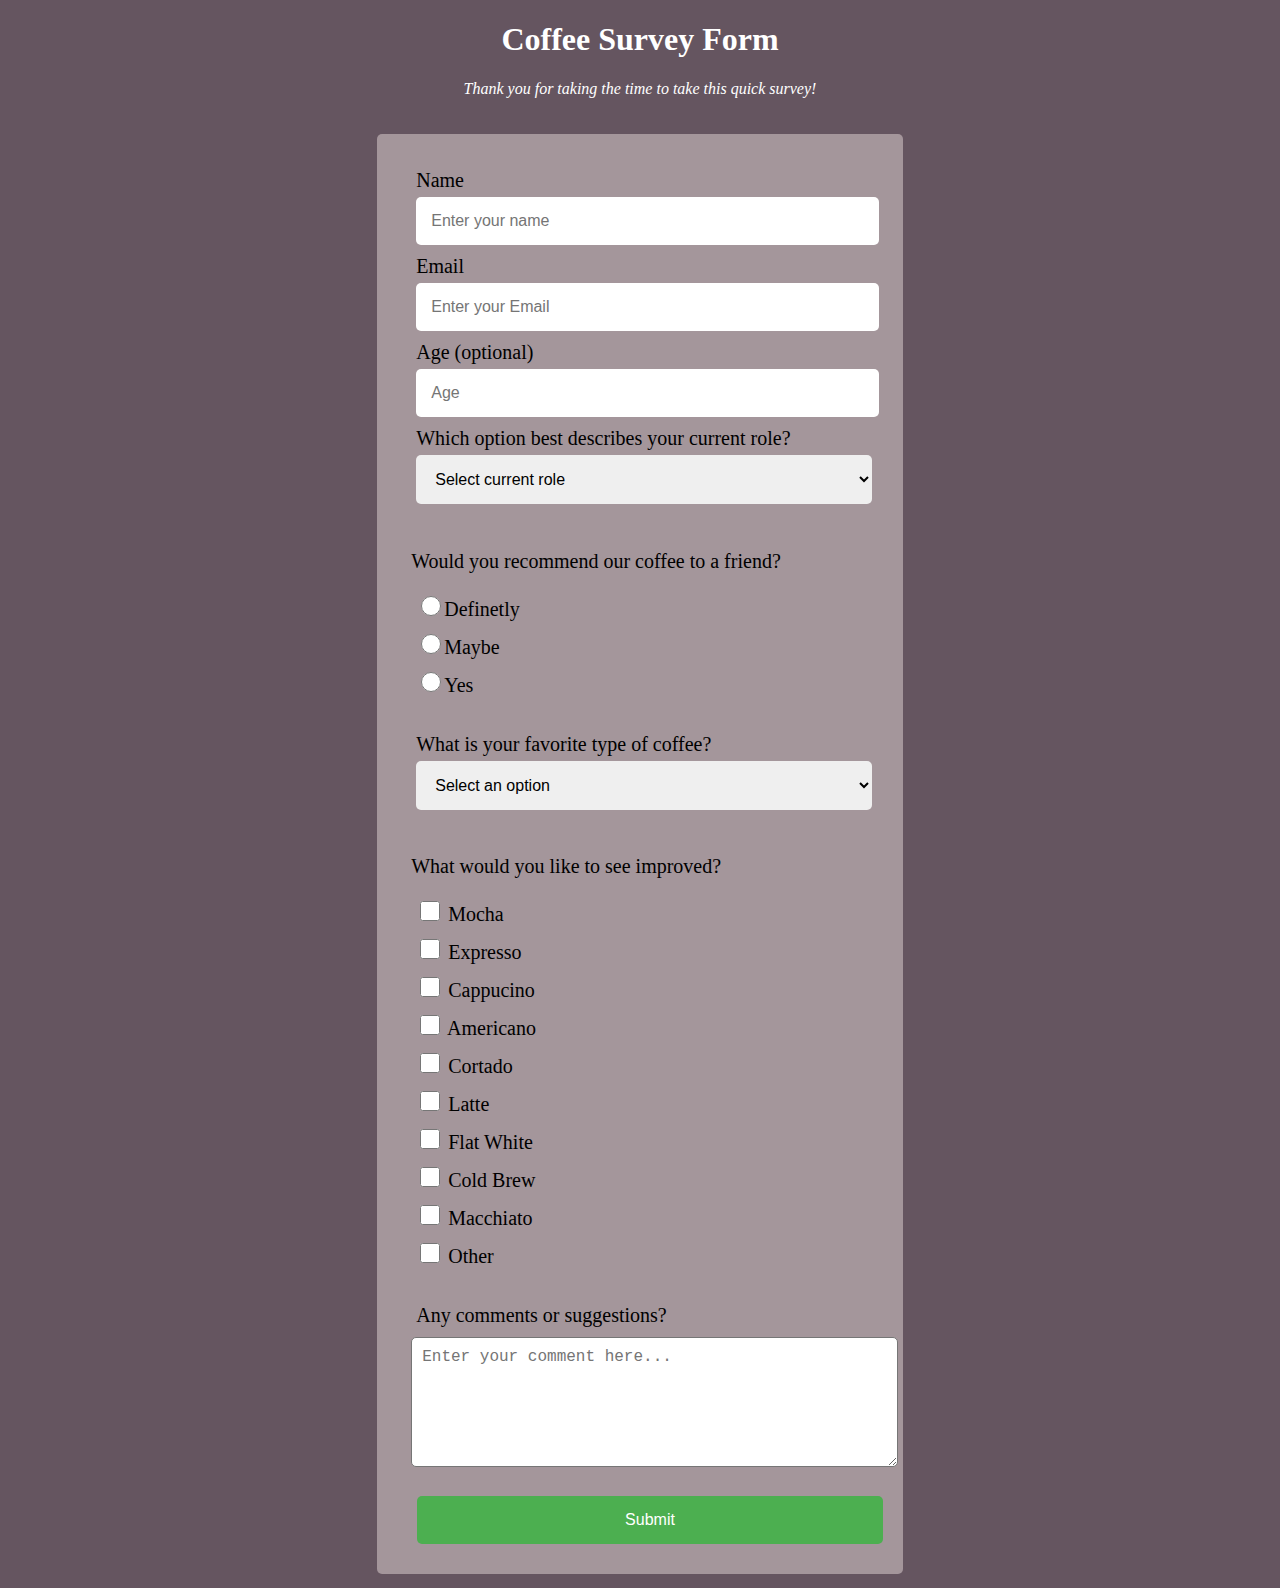
<file: Survey Form/index.html>
<!DOCTYPE html>
<html lang="en">
<head>
  <meta charset="UTF-8">
  <meta name="viewport" content="width=device-width, initial-scale=1.0">
  <title>Coffee Survey</title>
  <link rel="stylesheet" href="styles.css">
</head>
<body>
  <h1 id="title">Coffee Survey Form</h1>
  <p id="description"><i>Thank you for taking the time to take this quick survey!</i></p>
  <form id="survey-form">
    <fieldset>
    <label for="name" id="name-label">Name <input id="name" type="text" placeholder="Enter your name" required/></label>
    <label for="email" id="email-label">Email <input id="email" type="text" placeholder="Enter your Email" required/></label>
    <label for="number" id="number-label">Age (optional) <input id="number" type="number" min="10" max="120" placeholder="Age" /></label>
  <label for="dropdown">Which option best describes your current role?  
  <select id="dropdown" name="options">
    <option disabled="" selected="" value="">Select current role</option>
    <option value="1">Student</option>
    <option value="2">Employee</option>
    <option value="3">Full Time Job</option>
    <option value="4">Full Time Learner</option>
    <option value="5">Other</option>
  </select>
    </label>
    </fieldset>
    <!-- 2nd fieldset -->
    <fieldset>
      <p>Would you recommend our coffee to a friend?</p>
        <label for="recommendation"><input id="recommendation" type="radio" name="recommend">Definetly</label>
        <label for="recommendation"><input id="recommendation" type="radio" name="recommend">Maybe</label>
        <label for="recommendation"><input id="recommendation" type="radio" name="recommend">Yes</label>    
    </fieldset>
    
    <!-- 3rd fieldset -->
    <fieldset>
      <label for="features">What is your favorite type of coffee?
        <select name="features" id="features" placeholder="Select an option">
          <option disabled="" selected="" value="">Select an option</option>
          <option value="challenges">Mocha</option>
          <option value="projects">Latte</option>
          <option value="community">Cappucino</option>
          <option value="open-source">Other</option>
        </select>
      </label>
    </fieldset>

    <!-- 4th fieldset-->
     <fieldset>
      <p>What would you like to see improved?</p>
      <label><input type="checkbox" name="improve" value="frontend"> Mocha</label>
      <label><input type="checkbox" name="improve" value="backend"> Expresso</label>
      <label><input type="checkbox" name="improve" value="data"> Cappucino</label>
      <label><input type="checkbox" name="improve" value="challenges"> Americano</label>
      <label><input type="checkbox" name="improve" value="gitter"> Cortado</label>
      <label><input type="checkbox" name="improve" value="videos"> Latte</label>
      <label><input type="checkbox" name="improve" value="meetups"> Flat White</label>
      <label><input type="checkbox" name="improve" value="wiki"> Cold Brew</label>
      <label><input type="checkbox" name="improve" value="forum"> Macchiato</label>
      <label><input type="checkbox" name="improve" value="courses"> Other</label>
     </fieldset>

     <!-- 5th fieldset-->
      <fieldset>
        <label for="message">Any comments or suggestions?</label>
        <textarea name="message" id="message" rows="6" cols="85" placeholder="Enter your comment here..."></textarea>
      </fieldset>
      <button id="submit">Submit</button>
  </form>
</body>
</html>
</file>
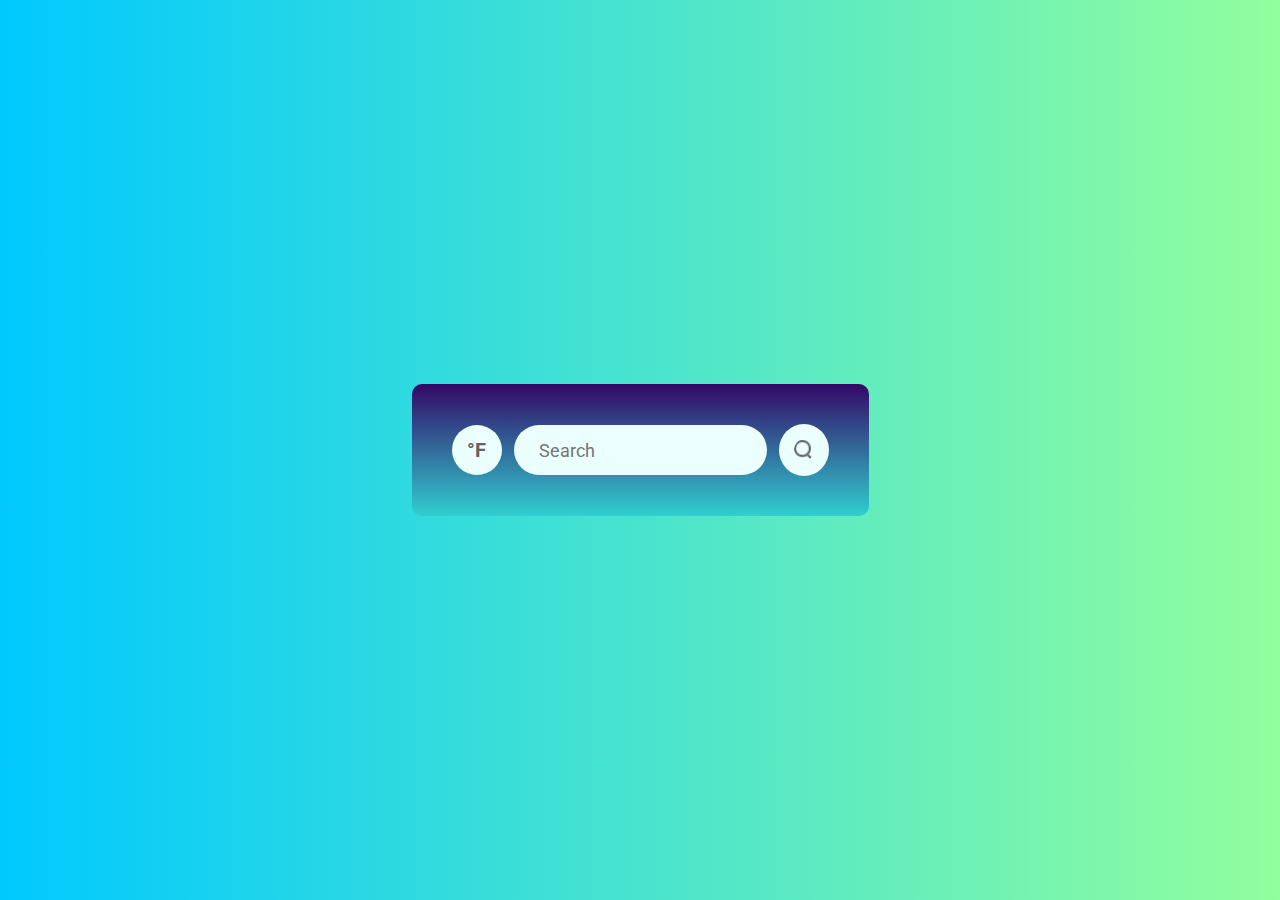
<file: WeatherApp/index.html>
<!DOCTYPE html>
<html lang="en">
  <head>
    <meta charset="UTF-8" />
    <link rel="icon" type="image/svg+xml" href="./vite.svg" />
    <meta name="viewport" content="width=device-width, initial-scale=1.0" />
    <title>Weather App</title>
    <script type="module" crossorigin src="./assets/index-D6WQSjV-.js"></script>
    <link rel="stylesheet" crossorigin href="./assets/index-D-MYFbYH.css">
  </head>
  <body>
    <div id="root"></div>
  </body>
</html>
</file>
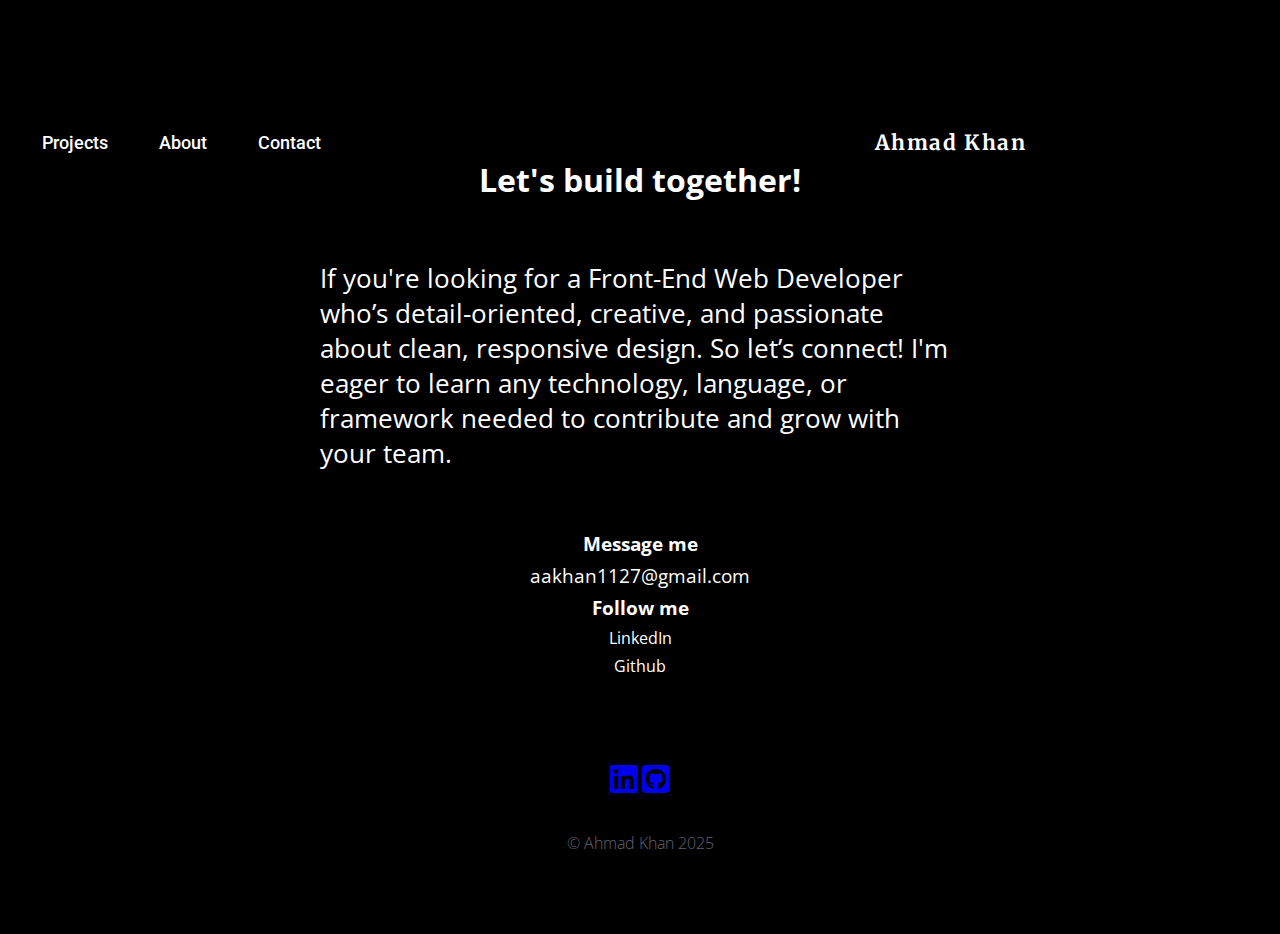
<file: Contact/contact.html>
<!DOCTYPE html>
<html lang="en">
  <head>
    <link rel="stylesheet" href="contact.css" />
    <link rel="preconnect" href="https://fonts.googleapis.com" />
    <link rel="preconnect" href="https://fonts.gstatic.com" crossorigin />
    <link
      href="https://fonts.googleapis.com/css2?family=Merriweather:ital,opsz,wght@0,18..144,300..900;1,18..144,300..900&family=Nunito:ital,wght@0,200..1000;1,200..1000&family=Open+Sans:ital,wght@0,300..800;1,300..800&family=Pontano+Sans:wght@300..700&family=Roboto:ital,wght@0,100..900;1,100..900&display=swap"
      rel="stylesheet"
    />
    <link
      rel="stylesheet"
      href="https://cdnjs.cloudflare.com/ajax/libs/font-awesome/6.7.2/css/all.min.css"
      integrity="sha512-Evv84Mr4kqVGRNSgIGL/F/aIDqQb7xQ2vcrdIwxfjThSH8CSR7PBEakCr51Ck+w+/U6swU2Im1vVX0SVk9ABhg=="
      crossorigin="anonymous"
      referrerpolicy="no-referrer"
    />
    <link
      href="https://cdn.jsdelivr.net/npm/bootstrap@5.3.7/dist/css/bootstrap.min.css"
      rel="stylesheet"
      integrity="sha384-LN+7fdVzj6u52u30Kp6M/trliBMCMKTyK833zpbD+pXdCLuTusPj697FH4R/5mcr"
      crossorigin="anonymous"
    />
    <title>Contact Me</title>
  </head>
  <body>
    <nav id="navbar" class="fixed-top">
      <a href="../index.html">Projects</a>
      <a href="../AboutMe/about.html">About</a>
      <a href="contact.html">Contact</a>
      <h3 id="name">Ahmad Khan</h3>
    </nav>
    <section id="get-in-touch">
      <h1>Let's build together!</h1>
      <p>
        If you're looking for a Front-End Web Developer who’s detail-oriented,
        creative, and passionate about clean, responsive design. So let’s
        connect! I'm eager to learn any technology, language, or framework
        needed to contribute and grow with your team.
      </p>
    </section>
    <section id="contact-me">
      <h3>Message me</h3>
      <p>aakhan1127@gmail.com</p>
      <h3>Follow me</h3>
      <a
        href="https://www.linkedin.com/in/ahmad-khan-49bb19223/"
        class="social-link"
        target="_blank"
        >LinkedIn</a
      >
      <a
        href="https://github.com/DevKan24?tab=repositories"
        class="social-link"
        target="_blank"
        >Github</a
      >
    </section>
    <footer id="footer">
      <div id="icons">
        <a
          href="https://www.linkedin.com/in/ahmad-khan-49bb19223/"
          target="_blank"
        >
          <i class="fa-brands fa-linkedin"></i>
        </a>
        <a href="https://github.com/DevKan24?tab=repositories" target="_blank">
          <i class="fa-brands fa-square-github"></i>
        </a>
      </div>
      <p>&copy; Ahmad Khan 2025</p>
    </footer>
  </body>
</html>
</file>
<file: styles.css>
* {
  margin: 0;
  padding: 0;
  box-sizing: border-box;
}

html {
  scroll-behavior: smooth;
}

body {
  background-color: black !important;
  color: white;
}

#navbar {
  font-family: "Roboto", sans-serif;
  display: flex;
  align-items: center;
  gap: 2rem;
  margin-top: 2rem;
  margin-left: 2rem;
  /* position: fixed; */
  background-color: transparent;
}

#navbar a {
  color: white;
  text-decoration: none;
  font-weight: 500;
  font-size: 1.1rem;
  padding: 0.3rem 0.6rem;
  background-color: transparent;
  transition: box-shadow 0.1s ease;
  border-radius: 8px;
}

#navbar a:hover,
#navbar a:focus {
  color: black;
  background-color: white;
  box-shadow: 0 0 8px white;
  cursor: pointer;
  outline: none;
}

#name {
  color: white;
  font-family: "Merriweather", sans-serif;
  display: flex;
  justify-content: center;
  align-items: center;
  position: relative;
  right: -32rem;
  font-size: 1.3rem;
  letter-spacing: 0.1rem;
}

#my-pic {
  height: 15rem;
  width: 15rem;
  border-radius: 50%;
  position: relative;
  top: -4rem;
  transition: transform 0.3s ease-in-out;
}

#my-pic:hover {
  transform: translateY(-4px);
  transition: transform 0.3s ease-in-out;
  cursor: pointer;
  box-shadow: 1px 1px 10px white;
}

#welcome-section {
  height: 100vh;
  font-family: "Merriweather", sans-serif;
  display: flex;
  flex-direction: column;
  justify-content: center;
  align-items: center;
  margin: 0 auto;
}

#welcome-section h1 {
  color: white;
  position: relative;
  font-size: 4rem;
  bottom: -2rem;
  font-weight: 400;
}

#welcome-section p {
  color: white;
  font-family: "Roboto", sans-serif;
  width: 50%;
  font-size: 2rem;
  letter-spacing: 0.04rem;
  position: relative;
  bottom: -4rem;
  line-height: 1.3;
}

#scroll-btn {
  font-family: "Roboto", sans-serif;
  display: flex;
  justify-content: center;
  position: relative;
  bottom: -10rem;
  height: 2rem;
  width: 10rem;
  border-radius: 10px;
  padding: 5px;
  font-size: 1rem;
  background-color: white;
  color: black;
  border: none;
  font-weight: 450;
  transition: transform 0.3s ease-in-out;
}

#scroll-btn:hover {
  color: black;
  background-color: white;
  box-shadow: 0 0 8px white;
  cursor: pointer;
  outline: none;
  transform: translateY(-3px);
  transition: transform 0.3s ease-in-out;
}

#projects {
  display: grid;
  grid-template-rows: 40rem 40rem 40rem;
  grid-template-columns: 50% 50%;
}

.project-tile {
  display: flex;
  justify-content: center;
  align-items: center;
  overflow: hidden;
}

/* ---------  Item 1 --------- */

.project-tile.item-1 {
  position: relative;
  background-color: white;
  color: black;
  cursor: pointer;
  display: flex;
  justify-content: center;
  align-items: center;
}

.project-tile.item-1 h3 {
  color: white;
  font-family: "Merriweather", sans-serif;
  letter-spacing: 0.1rem;
  font-size: 1.7rem;
  opacity: 0;
  transition: opacity 0.3s ease;
  z-index: 2;
  position: relative;
  bottom: -9rem;
}

.project-tile.item-1:hover {
  background-color: rgba(128, 128, 128, 0.8);
  transition: background 0.3s ease-in-out;
}

.project-tile.item-1:hover h3 {
  color: white;
  opacity: 1;
}

#coffee-cup {
  height: auto;
  width: 200px;
  pointer-events: none;
  z-index: 0;
  transition: opacity 0.4s ease-in-out;
}

.project-tile.item-1:hover #coffee-cup {
  opacity: 0.2;
}

.project-link {
  text-decoration: none;
}

/* ---------  Item 2 --------- */

.project-tile.item-2 {
  position: relative;
  background-color: #7dd87d;
  color: black;
  cursor: pointer;
  display: flex;
  justify-content: center;
  align-items: center;
}

.project-tile.item-2 h3 {
  color: white;
  font-family: "Merriweather", sans-serif;
  letter-spacing: 0.1rem;
  font-size: 1.7rem;
  opacity: 0;
  transition: opacity 0.3s ease;
  z-index: 2;
  display: flex;
  justify-content: center;
  align-items: center;
  position: relative;
  bottom: -6rem;
}

.project-tile.item-2 h2 {
  display: flex;
  justify-content: center;
  align-items: center;
  font-size: 9rem;
  color: green;
}

.project-tile.item-2:hover {
  background-color: rgba(105, 180, 105, 0.6);
  transition: background 0.3s ease-in-out;
}

.project-tile.item-2:hover h3 {
  color: white;
  opacity: 1;
}

/* ---------  Item 3 --------- */
.project-tile.item-3 {
  position: relative;
  background-color: #f5b553;
  color: black;
  cursor: pointer;
  display: flex;
  justify-content: center;
  align-items: center;
}

.project-tile.item-3 h3 {
  color: white;
  font-family: "Merriweather", sans-serif;
  letter-spacing: 0.1rem;
  font-size: 1.7rem;
  opacity: 0;
  transition: opacity 0.3s ease;
  z-index: 2;
  position: relative;
  bottom: -6rem;
}

.project-tile.item-3:hover {
  background-color: rgba(210, 180, 90, 0.6);
  transition: background 0.3s ease-in-out;
}

.project-tile.item-3:hover h3 {
  color: white;
  z-index: 1;
  opacity: 1;
}

.project-tile.item-3 a {
  text-decoration: none;
}

#hadith-icon {
  height: auto;
  width: 200px;
  pointer-events: none;
  z-index: 0;
  transition: opacity 0.4s ease-in-out;
  position: relative;
}

.project-tile.item-3:hover #hadith-icon {
  opacity: 0.5;
}

/* ---------  Item 4 --------- */
.project-tile.item-4 {
  position: relative;
  background-color: #3a86ff;
  color: black;
  cursor: pointer;
  display: flex;
  justify-content: center;
  align-items: center;
}

.project-tile.item-4 h3 {
  color: white;
  font-family: "Merriweather", sans-serif;
  letter-spacing: 0.1rem;
  font-size: 1.7rem;
  opacity: 0;
  transition: opacity 0.3s ease;
  z-index: 2;
  display: flex;
  justify-content: center;
  align-items: center;
  position: relative;
  bottom: -8rem;
}

.project-tile.item-4:hover {
  background-color: rgba(12, 148, 233, 0.6);
  transition: background 0.3s ease-in-out;
}

.project-tile.item-4:hover h3 {
  color: white;
  z-index: 1;
  opacity: 1;
}

/* ---------  Item 5 --------- */
.project-tile.item-5 {
  position: relative;
  background-color: #8ecccc;
  color: white;
  cursor: pointer;
  display: flex;
  justify-content: center;
  align-items: center;
}

.project-tile.item-5 h3 {
  color: white;
  font-family: "Merriweather", sans-serif;
  letter-spacing: 0.1rem;
  font-size: 1.7rem;
  opacity: 0;
  transition: opacity 0.3s ease;
  z-index: 2;
  position: relative;
  bottom: -10rem;
}

.project-tile.item-5:hover {
  background-color: rgba(67, 103, 107, 0.6);
  transition: background 0.3s ease-in-out;
}

.project-tile.item-5:hover h3 {
  color: white;
  z-index: 1;
  opacity: 1;
}

#iphone-img {
  height: auto;
  width: 200px;
  pointer-events: none;
  z-index: 0;
  transition: opacity 0.4s ease-in-out;
  position: relative;
  right: 1.5rem;
}

.project-tile.item-5:hover #iphone-img {
  opacity: 0.5;
}

/* ---------  Item 6 --------- */
.project-tile.item-6 {
  position: relative;
  background-color: #ffffdd;
  color: white;
  cursor: pointer;
  display: flex;
  justify-content: center;
  align-items: center;
}

.project-tile.item-6 h3 {
  color: white;
  font-family: "Merriweather", sans-serif;
  letter-spacing: 0.1rem;
  font-size: 1.7rem;
  opacity: 0;
  transition: opacity 0.3s ease;
  z-index: 2;
  position: relative;
  bottom: -5rem;
  right: -2rem;
}

.project-tile.item-6 h2 {
  display: flex;
  justify-content: center;
  align-items: center;
  font-size: 7rem;
  color: #f6378f;
}

.project-tile.item-6:hover {
  background-color: rgb(133, 133, 115);
  transition: background 0.3s ease-in-out;
}

.project-tile.item-6:hover h3 {
  color: white;
  z-index: 1;
  opacity: 1;
}

.project-tile.item-6:hover h2 {
  opacity: 0.1;
}

.project-link {
  text-decoration: none;
}

#footer {
  display: flex;
  flex-direction: column;
  align-items: center;
  margin: 5rem;
  font-weight: 100;
  color: #606470;
}

#footer p {
  position: relative;
  bottom: -3rem;
}

#icons {
  display: flex;
  justify-content: center;
  align-items: center;
  font-size: 2rem;
  gap: 0.3rem;
}

#icons i {
  transition: transform 0.3s ease;
}

.fa-linkedin:hover {
  color: gray;
  cursor: pointer;
  transform: translate(1px, -3px);
}

.fa-square-github:hover {
  color: gray;
  cursor: pointer;
  transform: translate(1px, -3px);
}

/* Lightmode */
body.lightmode {
  background-color: white !important;
  color: black;
}

body.lightmode #navbar {
  background-color: transparent;
}

body.lightmode #navbar a {
  color: black;
  background-color: transparent;
}

body.lightmode #navbar a:hover,
body.lightmode #navbar a:focus {
  color: white;
  background-color: black;
  box-shadow: 0 0 8px black;
  cursor: pointer;
  outline: none;
}

body.lightmode #name,
body.lightmode #welcome-section h1,
body.lightmode #welcome-section p {
  color: black;
}

body.lightmode #scroll-btn {
  background-color: black;
  color: white;
}

body.lightmode #scroll-btn:hover {
  background-color: black;
  color: white;
  box-shadow: 0 0 8px black;
}

body.lightmode .project-tile.item-1,
body.lightmode .project-tile.item-2,
body.lightmode .project-tile.item-3,
body.lightmode .project-tile.item-4,
body.lightmode .project-tile.item-5,
body.lightmode .project-tile.item-6 {
  color: black;
}

body.lightmode .project-tile.item-1 h3,
body.lightmode .project-tile.item-2 h3,
body.lightmode .project-tile.item-3 h3,
body.lightmode .project-tile.item-4 h3,
body.lightmode .project-tile.item-5 h3,
body.lightmode .project-tile.item-6 h3 {
  color: black;
}

body.lightmode .project-tile.item-1:hover h3,
body.lightmode .project-tile.item-2:hover h3,
body.lightmode .project-tile.item-3:hover h3,
body.lightmode .project-tile.item-4:hover h3,
body.lightmode .project-tile.item-5:hover h3,
body.lightmode .project-tile.item-6:hover h3 {
  color: black;
}

body.lightmode #footer {
  color: #333;
}

#theme-switch {
  display: flex;
  justify-content: center;
  align-items: center;
  height: 50px;
  width: 50px;
  padding: 0;
  border-radius: 50%;
  background-color: white;
  position: fixed;
  top: 20px;
  right: 20px;
  border: none;
}

#theme-switch img {
  width: 20px;
  height: 20px;
  display: none;
  margin: auto;
  filter: brightness(0.4);
}

body.lightmode #sun-icon {
  display: block;
}

body.lightmode #moon-icon {
  display: none;
}

body:not(.lightmode) #moon-icon {
  display: block;
}

@media (max-width: 768px) {
  #projects {
    grid-template-columns: 100%;
    grid-template-rows: auto;
  }

  #my-pic {
    margin-top: 2rem;
  }

  #my-pic,
  #calculator_img,
  #iphone-img {
    max-width: auto;
    height: auto;
  }

  #welcome-section h1 {
    font-size: 2.5rem;
  }

  .project-tile h2 {
    font-size: 1.8rem;
  }

  #welcome-section p {
    font-size: 1.2rem;
    width: 100%;
  }

  #navbar {
    flex-direction: row;
    flex-wrap: nowrap;
    justify-content: flex-start;
    align-items: center;
    margin-top: 0;
    margin-left: 0;
    margin-right: 2rem;
    gap: 1rem;
  }

  #name {
    order: 0;
    position: static;
    margin: 0 0 1rem 0;
    text-align: center;
  }

  #navbar a {
    order: 1;
    display: inline-flex;
    margin: 0 0.5rem 0 0;
    padding: 0.3rem 0.6rem;
    white-space: nowrap;
  }
  #scroll-btn {
    width: 100%;
  }

  #footer #icons {
    flex-direction: column;
    justify-content: center;
    align-items: center;
    font-size: 1.5rem;
  }

  #theme-switch {
    position: static;
    width: auto;
    height: auto;
    padding: 5px;
    order: 2;
  }
}

/* @media (max-width: 874px) {
  #scroll-btn {
    margin-bottom: 5rem;
  }
} */

@media (max-width: 1100px) {
  #name {
    position: static;
    margin-left: 2rem;
    text-align: left;
  }

  #theme-switch {
    top: 60px;
    right: 15px;
  }

  #my-pic {
    display: none;
  }
}
</file>
<file: Earth/styles.css>
:root {
    --earthy-green: #4F7942;
}

* {
    margin: 0;
    padding: 0;
    box-sizing: border-box;
}

html {
    font-size: 62.5%;
}

body {
    font-family: 'Poppins', sans-serif;
}

header {
    display: flex;
    align-items: center;
    justify-content: space-between;
}

.earth {
    font-size: 4rem;
    font-weight: 400;
    margin-left: 22rem;
    color: var(--earthy-green);
}

#header-img {
    width: 4.5rem;
    height: 4.5rem;
    margin-left: 2rem;
    margin-top: 0.7rem;
    animation: earth-animation 4s infinite linear;
}

#nav-bar {
    display: flex;
    gap: 2rem;
}

.nav-link {
    font-size: 1.7rem;
    text-align: none;
    list-style: none;
    margin-right: 2rem;
    color: black;
    text-decoration: none;
    transition: 0.3s ease-in-out;
}

.nav-link:hover {
    color: var(--earthy-green);
}

#about {
    position: relative;
    width: 100%;
    height: 100vh; 
    background-image: url('natureearth.png'); 
    background-size: cover;
    background-position: center center;
    background-repeat: no-repeat;
    display: flex;
    flex-direction: column;
    justify-content: center; 
    align-items: center; 
    text-align: center;
    color: white;
    overflow: hidden;
}

#about h2 {
    font-size: 6rem;
    font-weight: 200;
    color: #cae9ff;
    position: relative;
    bottom: 35rem;
}

#about p {
    color: var(--earthy-green);
    position: relative;
    font-size: 1.5rem;
    bottom:35rem;
}

/* 2nd Section */

#programs {
    width: auto;
    height: 100%;
}

#programs h2 {
    display: flex;
    justify-content: center;
    align-items: center;
    font-size: 8rem;
    font-weight: 100;
    margin-top: 3rem;
    margin-bottom: 10rem;
    margin-left: 5rem;
}

.pricing {
    display: flex;
    justify-content: space-evenly;
    text-align: center;
}

.pricing h3 {
    font-size: 2rem;
    font-weight: 300;
    margin-bottom: 1rem;
}

.card1 img {
    width: 40rem;
    height: 50rem;
    border-radius: 10px;
}

.card2 img {
    width: 40rem;
    height: 50rem;
    border-radius: 10px;
}

.card3 img {
    width: 40rem;
    height: 50rem;
    border-radius: 10px;
}

.pricing p {
    font-size: 1.5rem;
    margin-top: 1rem;
    color: #495057;
    letter-spacing: 0.5px;
}

.pricing .select {
    font-size: 1.5rem;
    margin: 0 auto;
    margin-top: 0.5rem;
    padding: 1rem 5rem 1rem 5rem;
    color: #4F7942;
    background-color: white;
    border: white;
    margin-top: 2rem;
    margin-bottom: 5rem;
    cursor: pointer;
    border: 1px solid green;
}

.select:hover {
    color: white;
    background-color: green;
    transition: 0.2s ease-in-out;
}

/* 3rd Section */

#video-section {
    width: auto;
    height: 600px;
    display: flex;
    flex-direction: column;
    align-items: center;
    margin-top: 15rem;
    margin-bottom: 20rem;
    background: linear-gradient(180deg, #E3F2FD, #F4F4F9);

}

#video-section h2 {
    margin-bottom: 10rem;
    font-size: 2rem;
    letter-spacing: 0.2rem;
    color: gray;
}

/* 4th Section */

#signup {
    width: auto;
    height: 100%;
    display: flex;
    flex-direction: column;
    align-items: center;
}

#signup h2 {
    font-size: 5rem;
    font-weight: 200;
    position: relative;
    bottom: 12rem;
    color: #4F7942;
}

#email {
    position: relative;
    text-align: center;
    bottom: 10rem;
    width: 30rem;
    height: 4rem;
    border-radius: 0.5rem;
    color: #4F7942;
    border: none;
    background: linear-gradient(to bottom, rgba(79, 121, 66, 0.02), rgba(79, 121, 66, 0.1));
    outline: none;
}

#email::placeholder {
    color: var(--earthy-green);
    font-family: 'Poppins', sans-serif;
}

#submit {
    display: block;
    font-family: 'Poppins', sans-serif;
    margin: 0 auto;
    width: 15rem;
    height: 5rem;
    position: relative;
    bottom: 8rem;
    background-color: white;
    color: #4F7942;
    border: 1px solid var(--earthy-green);
    cursor: pointer;
}

#submit:hover {
    color: white;
    background-color: green;
    transition: 0.2s ease-in-out;
}

@keyframes earth-animation {
    0% {
        transform: rotate(0deg);
    }
    100% {
        transform: rotate(360deg);
    }
}

@media (max-width: 1200px) {
    body {
        display: flex;
        flex-direction: column;
        align-items: center;
        background-size: cover;
    }
}

@media (max-width: 768px) {
    body {
        display: flex;
        flex-direction: column;
        align-items: center;
    }
}
</file>
<file: HadithGenerator/static/css/main.1613c3e3.css>
*{box-sizing:border-box;margin:0;padding:0}.container{align-items:center;display:flex;flex-direction:column;font-family:Arial,sans-serif;min-height:100vh;padding:2rem;position:relative;transition:background-color .6s ease}.hadith-box{background:#fff;border-radius:10px;box-shadow:0 4px 15px #0000001a;font-size:1.2rem;line-height:1.6;margin-bottom:100px;max-width:700px;padding:2rem;width:100%}.next-btn{background-color:#0056b3;border:none;border-radius:30px;bottom:20px;box-shadow:0 4px 10px #0003;color:#fff;cursor:pointer;font-size:1rem;left:50%;padding:1rem 2rem;position:fixed;transform:translateX(-50%);transition:background-color .3s ease}.next-btn:hover{background-color:#376699}
/*# sourceMappingURL=main.1613c3e3.css.map*/
</file>
<file: History of Coffee/styles.css>
* {
    margin: 0;
    padding: 0;
    box-sizing: border-box;
    font-family: "Roboto", sans-serif;
}


nav {
    display: flex;
    align-items: center;
    gap: 20px;
}

nav header {
    font-size: 2.5rem;
    font-weight: 300;
    margin: 1rem;
    color: #9c6644;

}

li {
    list-style: none;
    color: #9c6644;
}

nav ul {
    display: flex;
    gap: 3rem;

}

a {

    text-decoration: none;
    color: #9c6644;
    
}

a:hover {
    color:#c28a62;
    transform: translateY(-3px);
    transition: transform 0.5s ease 0.1s;
}

/* 1st Section */

#Origins_of_coffee {
    width: 100%;
    height: 1100px;
    background-color: #463f3a;
    color: white;
}

.coffee_imgs {
    display: flex;
    justify-content: space-around; 
    align-items: center;
    width: 100%;
    margin: 2rem 0;
}

.coffee_imgs img {
    border-radius: 5px;
    margin: 0 auto;
    margin-top: 50px;
    width: 500px;
    height: 800px;
    box-shadow: 1px 1px 10px black;
}

#Origins_of_coffee header {
    font-size: 100px;
    font-weight: 200;
    text-align: center;
    padding-top: 30px;
}

/* 2nd Section */

#Industrial_Revolution {
    display: flex;
    align-items: center;
    justify-content: space-between;
    width: 100%;
    margin-bottom: 80px;
    padding: 1.25rem;
}

.text-content {
    margin-left: 35px;
    width: 50%;
}

.text-content header {
    font-size: 3.125rem;
    font-weight: 150;
}

.text-content p,
.text-content code,
.text-content li {
    margin-bottom: 5px;
}

.image-container {
    width: 50%; 
    display: flex;
    justify-content: center; 
   
}

.image-container img {
    margin-top: 40px;
    width: 400px;
    height: 500px;
    border-radius: 5px;
    box-shadow: 1px 1px 10px black;
}

/* 3rd Section */

#Modern_Coffee_Culture {
    display: flex;
    align-items: center;
    justify-content: space-between;
    margin: 0 auto;
    width: 95%;
    height: 800px;
    background-color: #463f3a;
}

.text-content-2 {
    width: 45%;
    margin-bottom: 5px;
    color: white;
}

.text-content-2 header {
    font-size: 3.125rem;
    font-weight: 150;
}

.text-content-2 p,
.text-content-2 code,
.text-content-2 li {
    margin-bottom: 5px;
}

.image-container-2 {
    width: 50%; 
}

.image-container-2 img {
    margin-top: 40px;
    margin-left: 150px;
    width: 500px;
    height: 500px;
    border-radius: 5px;
    box-shadow: 1px 1px 10px black;
}

/* 4th Section */

#Health_Benefits {
    display: flex;
    align-items: center;
    justify-content: space-between;
    width: 100%;
    height: 1000px;
    margin-bottom: 80px;
    padding: 1.25rem;
}

.text-content-3 header,
.text-content-4 header {
    margin-left: 35px;
    font-size: 3.125rem;
    font-weight: 150;
}

.text-content-3 p,
.text-content-3 code,
.text-content-3 li {
    margin-bottom: 5px;
    margin-left: 35px;
}

.image-container-3 img {
    margin-top: 40px;
    margin-left: 150px;
    width: 300px;
    height: auto;
}

.image-container-3 {
    width: 50%;
    display: flex;
    align-items: center; 
}

/* 5th Section */

#Sustainability {
    display: flex;
    align-items: center;
    justify-content: space-between;
    width: 100%;
    height: 800px;
    background-color: #edede9;
    margin-bottom: 30px;
}

.text-content-4 {
    width: 45%;
    margin-bottom: 5px;
}

.text-content-4 p,
.text-content-4 code,
.text-content-4 li {
    margin-bottom: 5px;
    margin-left: 35px;
}

.image-container-4 img {
    margin-top: 40px;
    margin-left: 150px;
    width: 500px;
    height: 600px;
    border-radius: 5px;
    box-shadow: 1px 1px 10px whitesmoke;
}

/* Media query */

img {
    max-width: 100%;
    height: auto;
}

@media (max-width: 768px) {
    nav {
        flex-direction: column;
        text-align: center;
    }

    nav ul {
        flex-direction: column;
        gap: 1rem;
    }

    #Industrial_Revolution,
    #Modern_Coffee_Culture,
    #Health_Benefits,
    #Sustainability {
        flex-direction: column;
        align-items: center;
        text-align: center;
    }

    .text-content, .text-content-2, .text-content-3, .text-content-4 {
        width: 90%; 
    }

    .image-container, .image-container-2, .image-container-3, .image-container-4 {
        width: 90%;
    }

    .image-container img, 
    .image-container-2 img, 
    .image-container-3 img, 
    .image-container-4 img {
        margin-left: 0;
        width: 100%;
        height: auto;
    }
}

@media (max-width: 768px) {
    header {
        font-size: 2rem; 
    }
}


@media (max-width: 768px) {
    #Origins_of_coffee,
    #Modern_Coffee_Culture,
    #Health_Benefits,
    #Sustainability {
        height: auto;
        padding: 2rem 0;
    }
}

@media (max-width: 768px) {
    .coffee_imgs {
        flex-direction: column;
        gap: 1rem;
    }
}

@media (max-width: 768px) { 
    .image-container-3 {
        flex-direction: column; 
        align-items: center; 
    }

    .image-container-3 img {
        margin-left: 0; 
        margin-top: 20px; 
    }
}
</file>
<file: Palindrome Project/styles.css>
* {
    margin: 0;
    padding: 0;
    font-family: "Roboto", sans-serif;
}

body {
  display: flex;
  justify-content: center;
  align-items: center;
  height: 100vh;
  background-image: linear-gradient(to top, #c1dfc4 0%, #deecdd 100%);
  background-repeat: no-repeat;
  background-attachment: fixed;
  color: white;
}

h3 {
  font-size: 1.5rem;
  margin: 2rem 0 1.5rem 5rem;
  color:#00471b
}

#myintro p {
  font-size: 2.5rem;
  margin: 1.5rem 0 1rem 3rem;
}

#paldiv {
  display: flex;
  flex-direction: column;
  align-items: center;
  width: 400px;
  border-radius: 10px;
  background-color: #FDFAF6;
  padding: 15px;
  box-shadow: 1px 5px 5px #255F38;
}

#paldiv p {
  margin: 1.5rem 0.5rem;
  font-size: 1.3rem;
  color: #255F38;
}

input {
  height: 1.7rem;
  width: 16rem;
  text-align: center;
  font-size: 1.3rem;
  border: none;
  border-bottom: 2px #a8c0a6	solid;
  background-color: #FDFAF6;
  box-shadow: 0 1px 2px -2px #255F38;
  margin-top: 2rem;
}

input:focus {
  outline: none;
  border-bottom-color: #255F38;
  box-shadow: 0 2px 5px rgba(37, 95, 56, 0.7);
}


button {
  height: 3rem;
  width: 8rem;
  text-align: center;
  border: none;
  border-radius: 10px;
  margin-top: 3rem;
  background-color: #255F38;
  color: white;
  cursor: pointer;
  font-size: 1.3rem;
  transition: background-color 0.3s ease;
}

button:hover {
  background: #656d4a;
}

#defdiv {
  margin-top: 5rem;
  height: 150px;
  width: 400px;
  border-radius: 20px;
  background-color: #00471b;
} 

#defdiv p {
  color: white;
  padding-left: 0.3rem;
}

#paldiv, #defdiv {
  width: 90%;
  max-width: 400px;
}

#result {
  display: none;
  margin-top: 1rem;
  color: #255F38;
  font-weight: bold;
}

@media (max-width: 500px) {
  button {
    width: 100%;
    font-size: 1rem;
  }

  input {
    width: 100%;
  }
}
</file>
<file: Steve Jobs/styles.css>
* {
    margin: 0;
    padding: 0;
    box-sizing: border-box;
}

#main {
    font-family: "Roboto", serif;
    background-color: #EBEBEB;
    width: 98%;
    margin: 0 auto;
    border-radius: 5px;
    margin-top: 30px;
}

h1 {
    display: flex;
    justify-content: center;
    font-size: 70px;
    margin: 20px;
    padding-top: 20px;
}

p {
    display: flex;
    justify-content: center;
    font-size: 17px;
    margin-top: 15px;
    margin-bottom: 25px;
}

#img-div {
    text-align: center;
    margin-top: 50px;
    background: white;
    margin: 5px 10px;
    border-radius: 5px;
}

#image {
    margin: 30px;
    margin-bottom: 10px;
    width: 50%;
    border-radius: 5px;
}

#img-caption {
    display: block;
    text-align: center;
    margin-top: 10px;
    padding-bottom: 20px;
    font-size: 17px;
}

#tribute-info {
    display: block;
    padding: 10px;
    text-align: center;
    margin: 0 auto;
}

ul {
    display: inline-block;
    text-align: left;
    list-style: none;
}

li {
    padding: 20px;
    font-size: 16px;
    border: 2px solid #333;
    border-radius: 10px;
    background-color: #f4f4f4;
    margin-bottom: 15px;
    box-shadow: 0 2px 5px rgba(0, 0, 0, 0.1)
}

h3 {
    display: block;
    justify-content: center;
    padding: 10px;
    font-size: 20px;
    margin-top: 20px;
    margin-bottom: 40px;
}

#quote {
    text-align: left;
    width: 500px;
    margin: 0 auto;
    margin-top: 30px;
}

#more-info {
    font-size: 18px;
    padding: 20px;
}
</file>
<file: Survey Form/styles.css>
body {
    background-color: #655560;
    font-family: tahoma;
}

form {
    display: flex;
    flex-direction: column;
    align-items: center;
    justify-content: center;
    height: 60%;
    width: 40%;
    background-color: #A4969B;
    margin: 0 auto;
    border-radius: 5px;
    padding-top: 20px;
    padding-bottom: 30px;
    padding-left: 20px;
}

h1 {
    text-align: center;
    color: white;
}

#description {
    text-align: center;
    color: white;
    padding-bottom: 20px;
}

#dropdown {
    display: block;
    border: none;
    margin-top: 5px;
    padding-top: 15px;
    padding-bottom: 15px;
    padding-left: 15px;
    width: 92%;
    border-radius: 5px;
    font-size: 16px;
}

fieldset p:first-child {
    font-size: 20px;
} 

fieldset {
    border: 0;
    width: 100%;
    text-align: left;
    margin-left: 30px;
}

label {
    display: block;
    margin: 10px 5px;
    font-size: 20px;
    text-align: left;
}

fieldset:first-of-type input {
    display: block;
    border: none;
    margin-top: 5px;
    padding-top: 15px;
    padding-bottom: 15px;
    padding-left: 15px;
    border-radius: 5px;
    width: 90%;
    font-size: 16px;
}
 
input[type="radio"] {
    width: 20px;
    height: 20px;
}

input[type="checkbox"] {
    width: 20px;
    height: 20px;
}

#features {
    display: block;
    border: none;
    margin-top: 5px;
    padding-top: 15px;
    padding-bottom: 15px;
    padding-left: 15px;
    width: 92%;
    border-radius: 5px;
    font-size: 16px;
}

#message, #submit {
    width: 92%; 
    border-radius: 5px;
    font-size: 16px;
}

#message {
    padding: 10px;
}

#submit {
    margin-top: 15px;
    padding: 15px;
    text-align: center; 
    background-color: #4CAF50;  
    color: white;  
    border: none;
    cursor: pointer;
}
</file>
<file: WeatherApp/assets/index-D-MYFbYH.css>
@import"https://fonts.googleapis.com/css2?family=Merriweather:ital,opsz,wght@0,18..144,300..900;1,18..144,300..900&family=Nunito:ital,wght@0,200..1000;1,200..1000&family=Open+Sans:ital,wght@0,300..800;1,300..800&family=Pontano+Sans:wght@300..700&family=Poppins:ital,wght@0,100;0,200;0,300;0,400;0,500;0,600;0,700;0,800;0,900;1,100;1,200;1,300;1,400;1,500;1,600;1,700;1,800;1,900&family=Roboto:ital,wght@0,100..900;1,100..900&display=swap";*{margin:0;padding:0;box-sizing:border-box;font-family:Roboto,sans-serif}.app{min-height:100vh;display:grid;background:linear-gradient(90deg,#00c9ff,#92fe9d)}.weather{place-self:center;padding:40px;border-radius:10px;background-image:linear-gradient(to top,#30cfd0,#330867);display:flex;flex-direction:column;align-items:center}.search-bar{display:flex;align-items:center;gap:12px}.search-bar input{height:50px;border:none;outline:none;border-radius:40px;padding-left:25px;color:#626262;background:#ebfffc;font-size:18px}.search-bar img{width:50px;padding:15px;border-radius:50%;background:#ebfffc;cursor:pointer}.weather-icon{width:150px;margin:30px 0}.temperature{color:#fff;font-size:80px;line-height:1}.location{color:#fff;font-size:40px}.weather-data{width:100%;margin-top:40px;color:#fff;display:flex;justify-content:space-between}.weather-data .col{display:flex;align-items:flex-start;gap:12px;font-size:22px}.weather-data .col span{display:block;font-size:16px}.weather-data .col img{width:26px;margin-top:10px}.unit-toggle{width:50px;height:50px;border-radius:50%;background:#ebfffc;border:none;color:#626262;font-size:20px;font-weight:700;cursor:pointer;display:flex;justify-content:center;align-items:center;-webkit-user-select:none;user-select:none;transition:background-color .3s ease}.unit-toggle:hover{background:linear-gradient(135deg,#30cfd0,#330867);color:#fff}
</file>
<file: Contact/contact.css>
* {
  margin: 0;
  padding: 0;
  box-sizing: border-box;
}

body {
  background-color: black !important;
  color: white;
  font-family: 'Open Sans', sans-serif;
  padding-top: 6rem;
}


#navbar {
  font-family: 'Roboto', sans-serif;
  display: flex;
  align-items: center;
  gap: 2rem;
  margin-top: 2rem;
  margin-left: 2rem;
}

#navbar a {
  color: white;
  text-decoration: none;
  font-weight: 500;
  font-size: 1.1rem;
  padding: 0.3rem 0.6rem;
  background-color: transparent;
  transition: box-shadow 0.1s ease;
  border-radius: 8px;
}

#navbar a:hover,
#navbar a:focus {
  color: black;
  background-color: white;
  box-shadow: 0 0 8px white;
  cursor: pointer;
  outline: none;
}

#name {
  color: white;
  font-family: 'Merriweather', sans-serif;
  display: flex;
  justify-content: center;
  align-items: center;
  position: relative;
  right: -32rem;
  font-size: 1.3rem;
  letter-spacing: 0.1rem;
}

#get-in-touch{
  display: flex;
  flex-direction: column;
  justify-content: center;
  align-items: center;
  color: white;
}

#get-in-touch p {
  width: 50%;
  font-size: 1.6rem;
  margin-top: 60px;
}

#contact-me {
  display: flex;
  justify-content: center;
  align-items: center;
  flex-direction: column;
  color: white;
  margin-top: 60px;
  gap: 0.4rem;
}

#contact-me p {
  font-size: 1.2rem;
}

.social-link {
  text-decoration: none;
  color: white;
  transition: 0.3s ease;
}

.social-link:hover {
  color: gray; 
}

#footer {
  display: flex;
  flex-direction: column;
  align-items: center;
  margin: 5rem;
  font-weight: 100;
  color: #606470;
}

#footer p {
  margin-top: 2rem;
}

#icons {
  display: flex;
  justify-content: center;
  align-items: center;
  font-size: 2rem;
  gap: 0.3rem;
}

#icons i {
  transition: transform 0.3s ease;
}

.fa-linkedin:hover {
    color: gray;
    cursor: pointer;
    transform: translate(1px, -3px);
}

.fa-square-github:hover {
    color: gray;
    cursor: pointer;
    transform: translate(1px, -3px);
}

@media (max-width: 768px) {
  #navbar {
    flex-direction: column;
    justify-content: center;
    align-items: center;
    gap: 1rem;
    margin: 1rem;
  }

  #name {
    position: static;
    margin-top: 1rem;
    font-size: 1.1rem;
    text-align: center;
  }

  #get-in-touch h1 {
    margin-top: 10rem;
  }

  #get-in-touch p {
    width: 90%;
    font-size: 1.2rem;
    text-align: center;
  }

  #contact-me p {
    font-size: 1rem;
    text-align: center;
  }

  #footer {
    margin: 2rem;
    text-align: center;
  }

  #icons {
    flex-direction: row;
    flex-wrap: wrap;
    gap: 1rem;
  }
}
</file>
